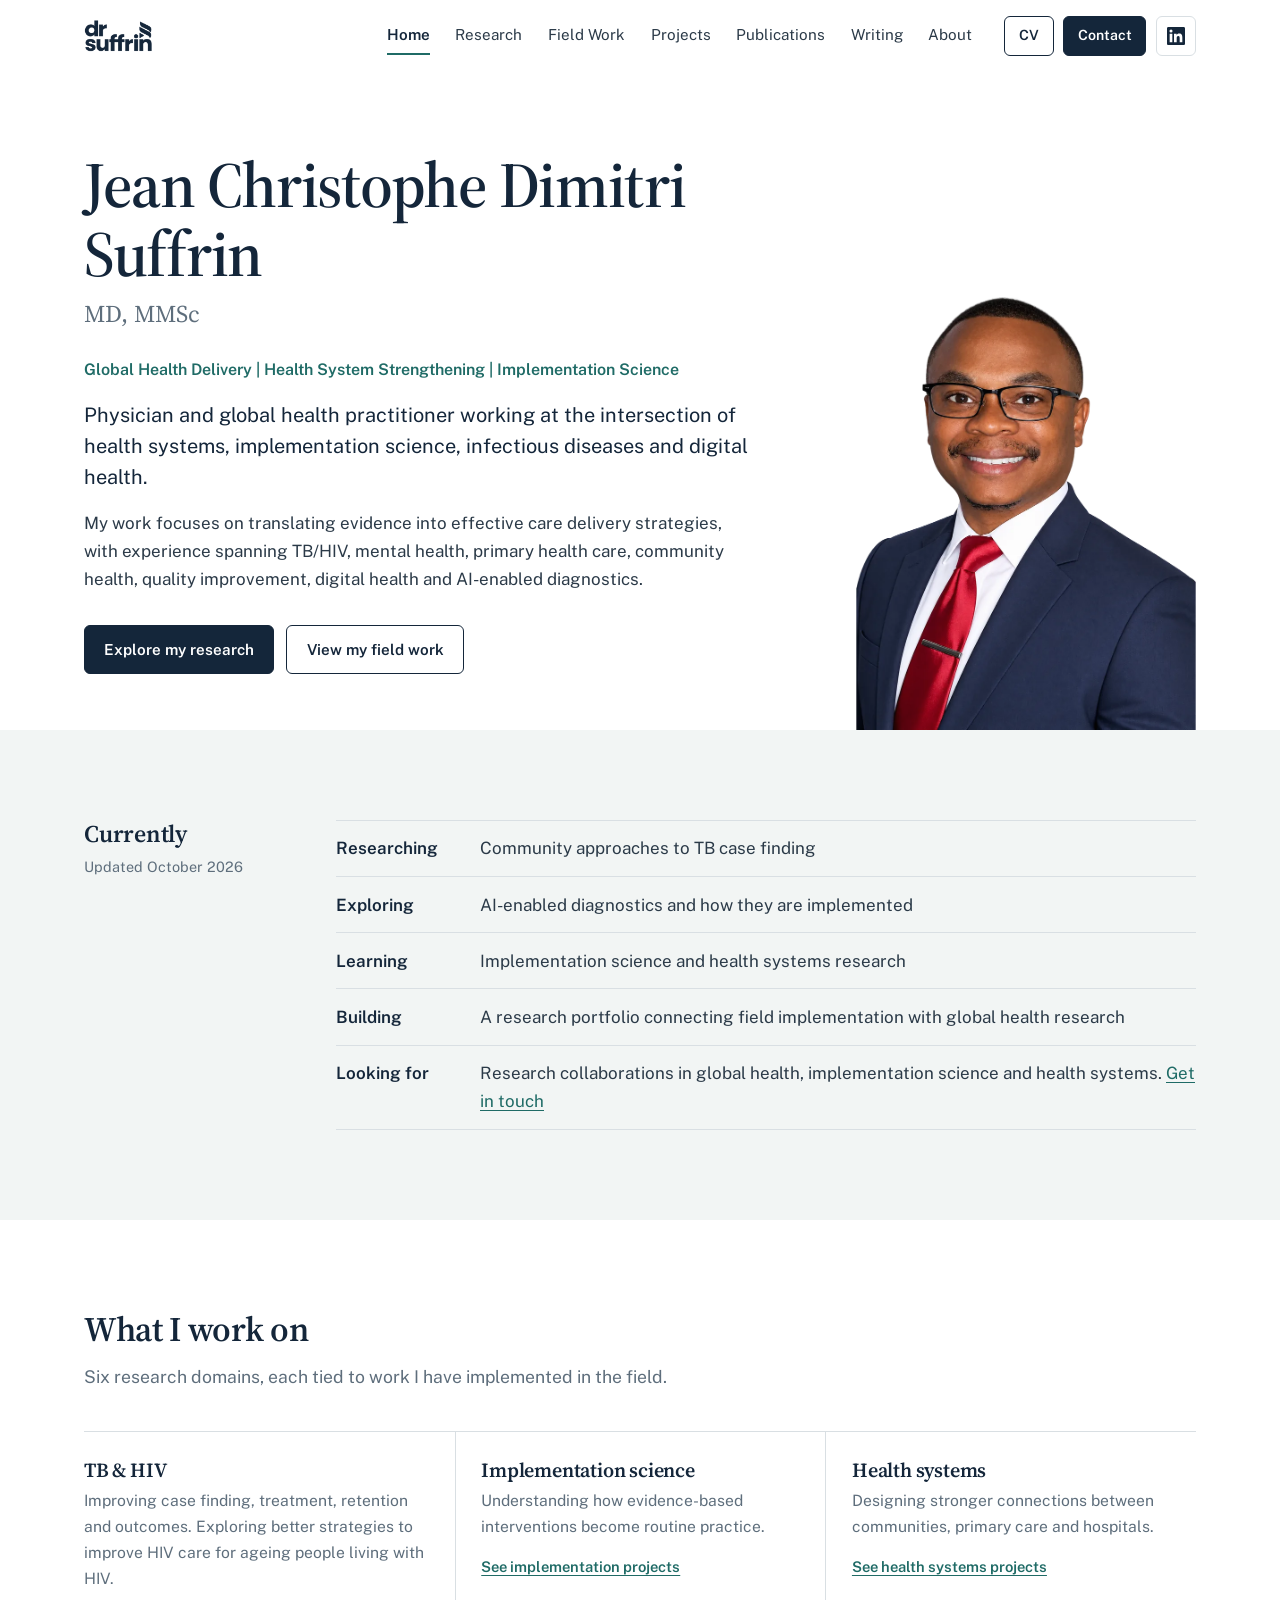
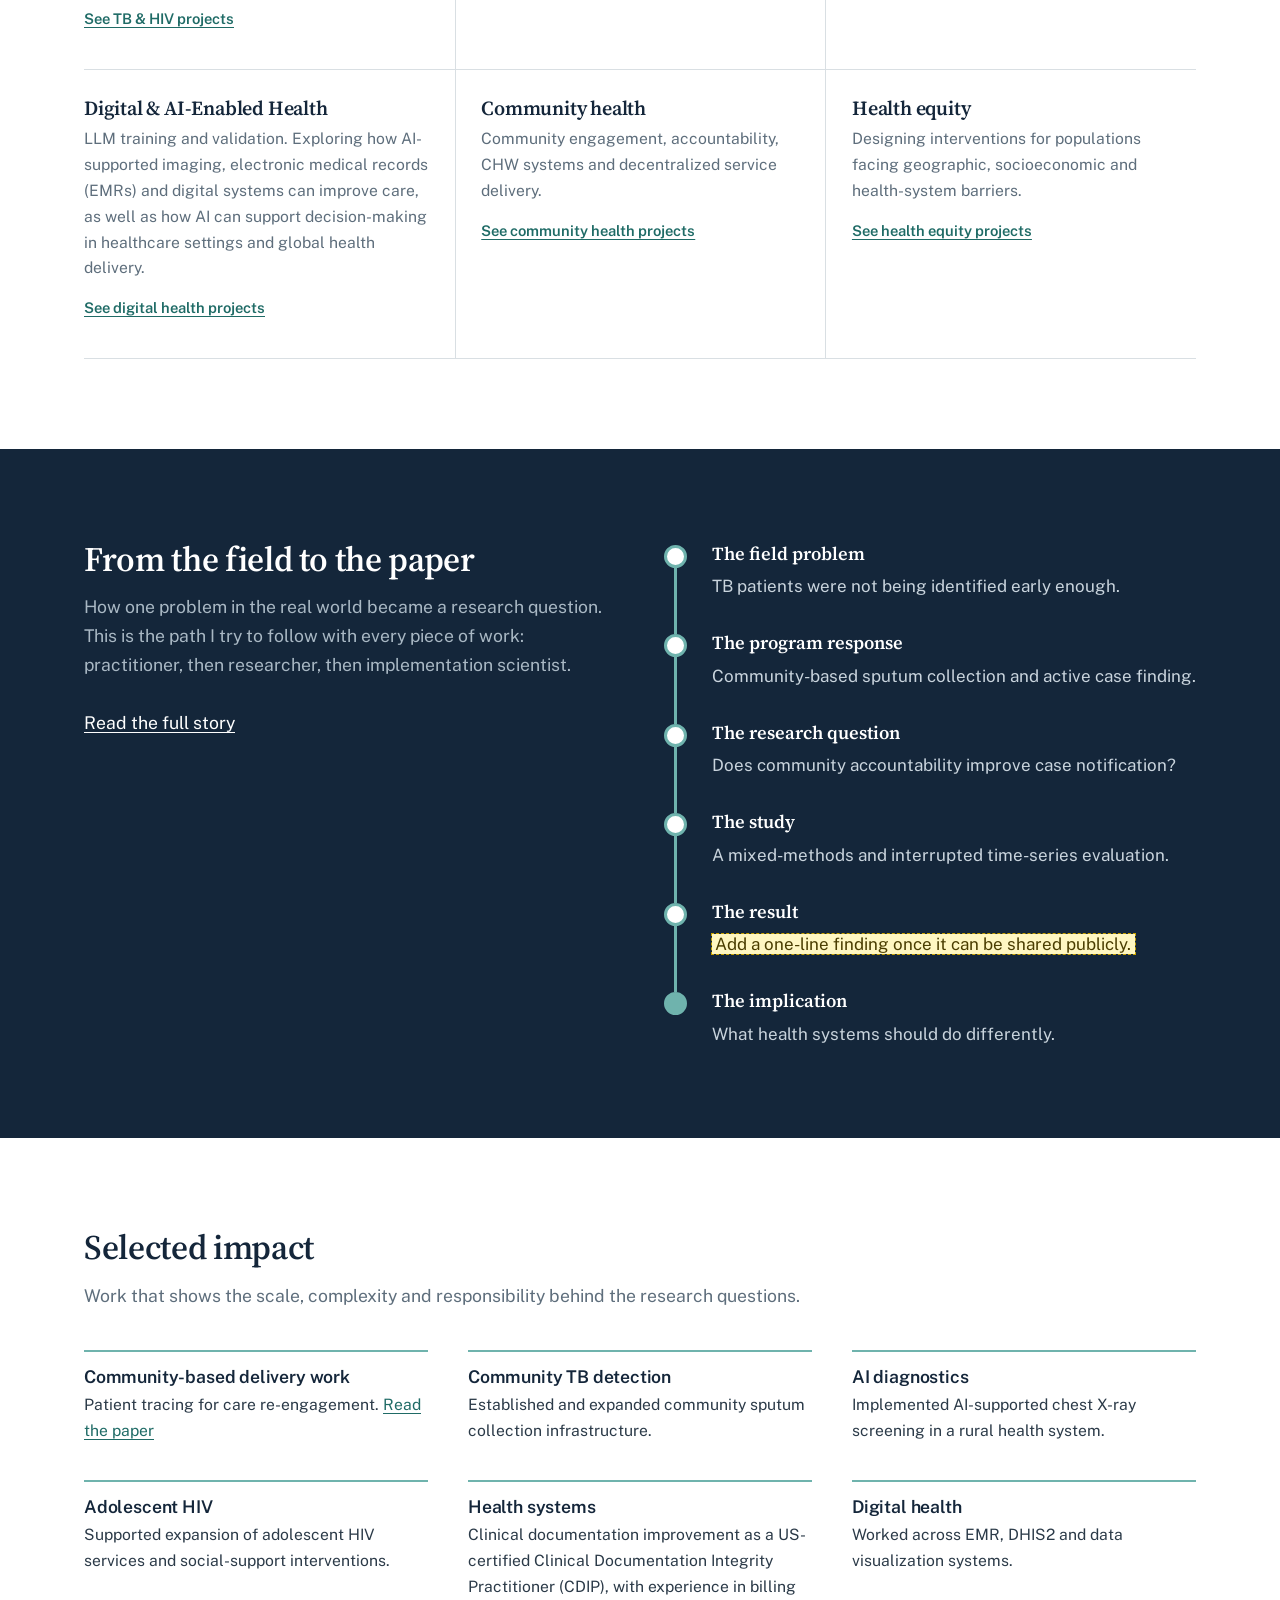
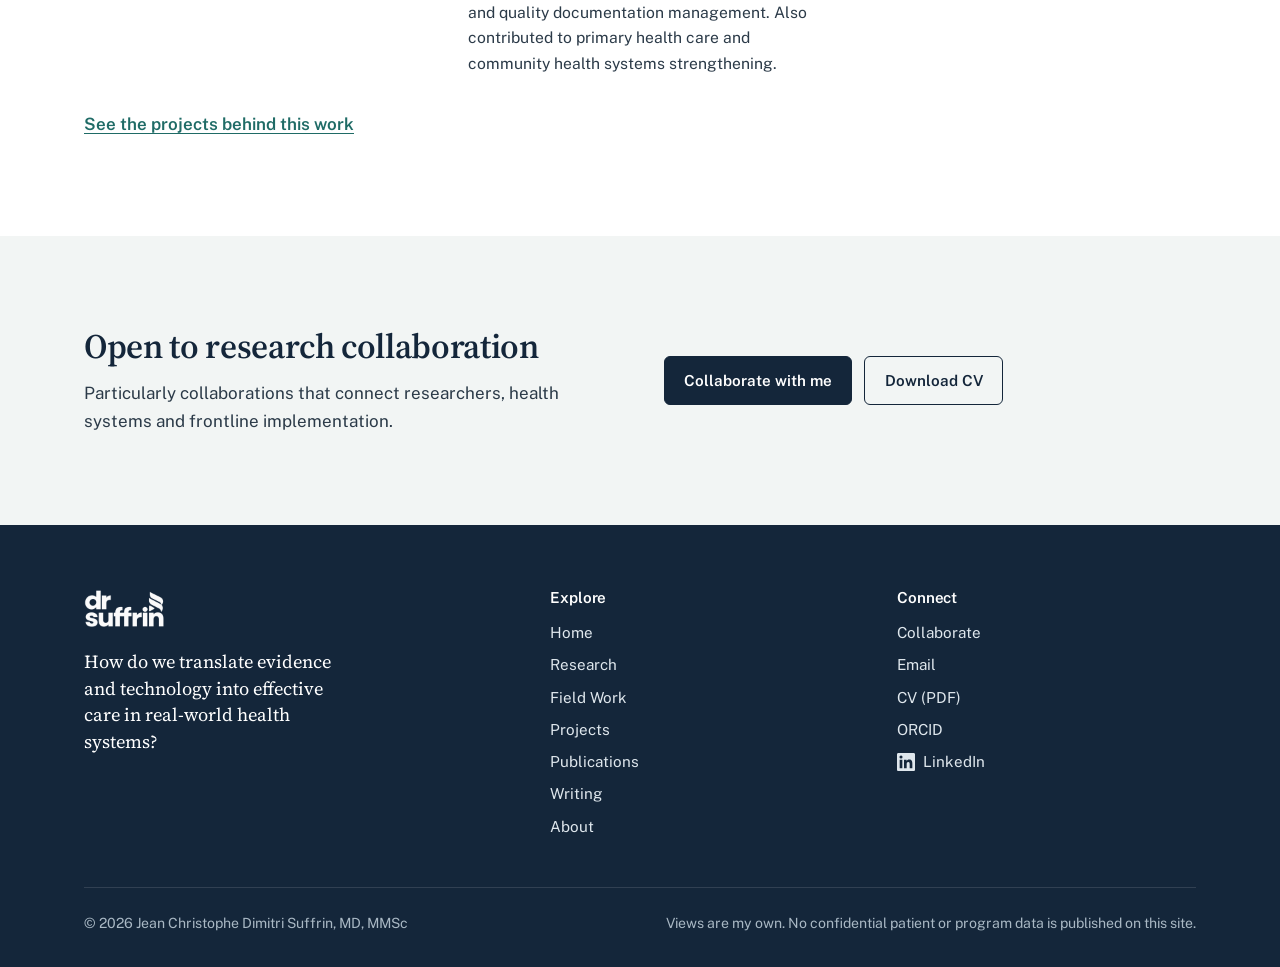
<file: index.html>
<!DOCTYPE html>
<html lang="en">
<head>
  <meta charset="UTF-8">
  <meta name="viewport" content="width=device-width, initial-scale=1">
  <title>Jean Christophe Dimitri Suffrin, MD, MMSc · Global health, health systems, implementation science</title>
  <meta name="description" content="Physician and global health practitioner working at the intersection of health systems, implementation science, infectious diseases and digital health in rural Malawi and Haiti.">
  <meta property="og:title" content="Dr. Jean Christophe Dimitri Suffrin, MD, MMSc">
  <meta property="og:description" content="Translating evidence into effective care in resource-constrained health systems.">
  <meta property="og:image" content="images/portrait.webp">
  <link rel="icon" href="images/favicon.png">
  <link rel="preconnect" href="https://fonts.googleapis.com">
  <link rel="preconnect" href="https://fonts.gstatic.com" crossorigin>
  <link href="https://fonts.googleapis.com/css2?family=Public+Sans:wght@400;600&family=Source+Serif+4:opsz,wght@8..60,300;8..60,400;8..60,600&display=swap" rel="stylesheet">
  <link rel="stylesheet" href="css/style.css">
</head>
<body data-page="home">
<div id="site-header"></div>

<main id="main">

  <!-- Hero -->
  <section class="hero">
    <div class="wrap hero-grid">
      <div>
        <h1>Jean Christophe Dimitri Suffrin</h1>
        <p class="creds">MD, MMSc</p>
        <p class="fields">Global Health Delivery | Health System Strengthening | Implementation Science</p>
        <p class="statement">Physician and global health practitioner working at the intersection of health systems, implementation science, infectious diseases and digital health.</p>
        <p class="focus">My work focuses on translating evidence into effective care delivery strategies, with experience spanning TB/HIV, mental health, primary health care, community health, quality improvement, digital health and AI-enabled diagnostics.</p>
        <div class="btn-row">
          <a class="btn btn-ink" href="research.html">Explore my research</a>
          <a class="btn btn-line" href="fieldwork.html">View my field work</a>
        </div>
      </div>
      <div class="hero-portrait">
        <img src="images/portrait.webp" alt="Portrait of Dr. Jean Christophe Dimitri Suffrin" width="760" height="969">
      </div>
    </div>
  </section>

  <!-- Currently: update every few months -->
  <section class="band band-wash">
    <div class="wrap currently">
      <div>
        <h2>Currently</h2>
        <p class="updated">Updated October 2026</p>
      </div>
      <dl>
        <dt>Researching</dt>  <dd>Community approaches to TB case finding</dd>
        <dt>Exploring</dt>    <dd>AI-enabled diagnostics and how they are implemented</dd>
        <dt>Learning</dt>     <dd>Implementation science and health systems research</dd>
        <dt>Building</dt>     <dd>A research portfolio connecting field implementation with global health research</dd>
        <dt>Looking for</dt>  <dd>Research collaborations in global health, implementation science and health systems. <a href="contact.html">Get in touch</a></dd>
      </dl>
    </div>
  </section>

  <!-- What I work on: research domains, each linked to projects -->
  <section class="band">
    <div class="wrap">
      <div class="band-head">
        <h2>What I work on</h2>
        <p>Six research domains, each tied to work I have implemented in the field.</p>
      </div>
      <div class="domains">
        <div class="domain">
          <h3>TB &amp; HIV</h3>
          <p>Improving case finding, treatment, retention and outcomes. Exploring better strategies to improve HIV care for ageing people living with HIV.</p>
          <a href="projects.html#tb">See TB &amp; HIV projects</a>
        </div>
        <div class="domain">
          <h3>Implementation science</h3>
          <p>Understanding how evidence-based interventions become routine practice.</p>
          <a href="projects.html#implementation">See implementation projects</a>
        </div>
        <div class="domain">
          <h3>Health systems</h3>
          <p>Designing stronger connections between communities, primary care and hospitals.</p>
          <a href="projects.html#systems">See health systems projects</a>
        </div>
        <div class="domain">
          <h3>Digital &amp; AI-Enabled Health</h3>
          <p>LLM training and validation. Exploring how AI-supported imaging, electronic medical records (EMRs) and digital systems can improve care, as well as how AI can support decision-making in healthcare settings and global health delivery.</p>
          <a href="projects.html#digital">See digital health projects</a>
        </div>
        <div class="domain">
          <h3>Community health</h3>
          <p>Community engagement, accountability, CHW systems and decentralized service delivery.</p>
          <a href="projects.html#community">See community health projects</a>
        </div>
        <div class="domain">
          <h3>Health equity</h3>
          <p>Designing interventions for populations facing geographic, socioeconomic and health-system barriers.</p>
          <a href="projects.html#equity">See health equity projects</a>
        </div>
      </div>
    </div>
  </section>

  <!-- From the field to the paper (signature) -->
  <section class="band band-ink">
    <div class="wrap split">
      <div class="band-head">
        <h2>From the field to the paper</h2>
        <p>How one problem in the real world became a research question. This is the path I try to follow with every piece of work: practitioner, then researcher, then implementation scientist.</p>
        <p><a href="research.html#field-to-paper" style="color:#fff">Read the full story</a></p>
      </div>
      <ol class="f2p">
        <li><span class="step">The field problem</span><p>TB patients were not being identified early enough.</p></li>
        <li><span class="step">The program response</span><p>Community-based sputum collection and active case finding.</p></li>
        <li><span class="step">The research question</span><p>Does community accountability improve case notification?</p></li>
        <li><span class="step">The study</span><p>A mixed-methods and interrupted time-series evaluation.</p></li>
        <li><span class="step">The result</span><p><span class="todo">Add a one-line finding once it can be shared publicly.</span></p></li>
        <li><span class="step">The implication</span><p>What health systems should do differently.</p></li>
      </ol>
    </div>
  </section>

  <!-- Selected impact -->
  <section class="band">
    <div class="wrap">
      <div class="band-head">
        <h2>Selected impact</h2>
        <p>Work that shows the scale, complexity and responsibility behind the research questions.</p>
      </div>
      <div class="impact">
        <div><h3>Community-based delivery work</h3><p>Patient tracing for care re-engagement. <a href="https://doi.org/10.1371/journal.pgph.0002437" target="_blank" rel="noopener">Read the paper</a></p></div>
        <div><h3>Community TB detection</h3><p>Established and expanded community sputum collection infrastructure.</p></div>
        <div><h3>AI diagnostics</h3><p>Implemented AI-supported chest X-ray screening in a rural health system.</p></div>
        <div><h3>Adolescent HIV</h3><p>Supported expansion of adolescent HIV services and social-support interventions.</p></div>
        <div><h3>Health systems</h3><p>Clinical documentation improvement as a US-certified Clinical Documentation Integrity Practitioner (CDIP), with experience in billing and quality documentation management. Also contributed to primary health care and community health systems strengthening.</p></div>
        <div><h3>Digital health</h3><p>Worked across EMR, DHIS2 and data visualization systems.</p></div>
      </div>
      <a class="more-link" href="projects.html">See the projects behind this work</a>
    </div>
  </section>

  <!-- Collaborate strip -->
  <section class="band band-wash">
    <div class="wrap split">
      <div>
        <h2>Open to research collaboration</h2>
        <p style="margin-top:.75rem">Particularly collaborations that connect researchers, health systems and frontline implementation.</p>
      </div>
      <div class="btn-row" style="align-self:center">
        <a class="btn btn-ink" href="contact.html">Collaborate with me</a>
        <a class="btn btn-line" data-link="cv" href="#">Download CV</a>
      </div>
    </div>
  </section>

</main>

<div id="site-footer"></div>
<script src="js/site.js"></script>
</body>
</html>
</file>
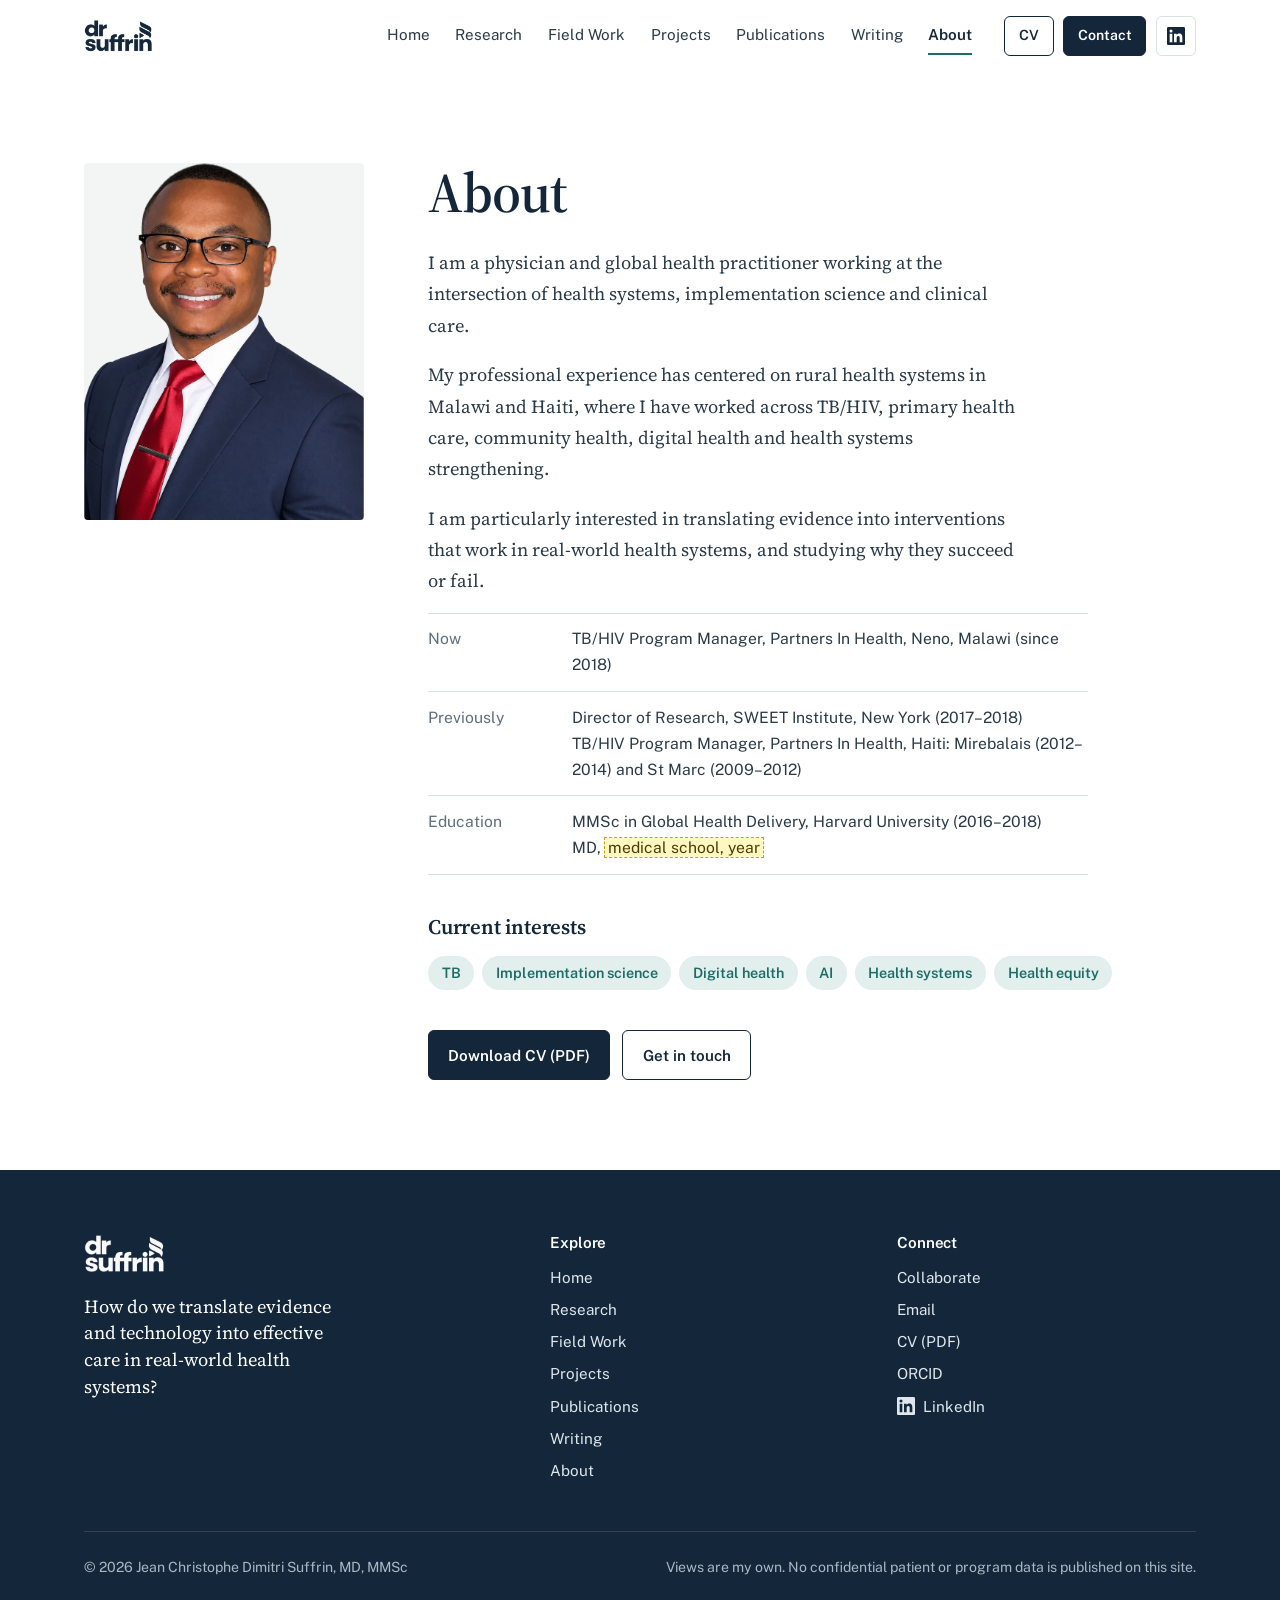
<file: about.html>
<!DOCTYPE html>
<html lang="en">
<head>
  <meta charset="UTF-8">
  <meta name="viewport" content="width=device-width, initial-scale=1">
  <title>About · Dr. Jean Christophe Dimitri Suffrin</title>
  <meta name="description" content="Physician and global health practitioner working at the intersection of health systems, implementation science and clinical care in rural Malawi and Haiti.">
  <link rel="icon" href="images/favicon.png">
  <link rel="preconnect" href="https://fonts.googleapis.com">
  <link rel="preconnect" href="https://fonts.gstatic.com" crossorigin>
  <link href="https://fonts.googleapis.com/css2?family=Public+Sans:wght@400;600&family=Source+Serif+4:opsz,wght@8..60,300;8..60,400;8..60,600&display=swap" rel="stylesheet">
  <link rel="stylesheet" href="css/style.css">
</head>
<body data-page="about">
<div id="site-header"></div>

<main id="main">
  <section class="band">
    <div class="wrap about-grid">
      <img src="images/portrait.webp" alt="Portrait of Dr. Jean Christophe Dimitri Suffrin" width="760" height="969">
      <div>
        <h1>About</h1>
        <div class="prose" style="margin-top:1.5rem">
          <p>I am a physician and global health practitioner working at the intersection of health systems, implementation science and clinical care.</p>
          <p>My professional experience has centered on rural health systems in Malawi and Haiti, where I have worked across TB/HIV, primary health care, community health, digital health and health systems strengthening.</p>
          <p>I am particularly interested in translating evidence into interventions that work in real-world health systems, and studying why they succeed or fail.</p>
        </div>

        <ul class="facts">
          <li><span>Now</span><span>TB/HIV Program Manager, Partners In Health, Neno, Malawi (since 2018)</span></li>
          <li><span>Previously</span><span>Director of Research, SWEET Institute, New York (2017–2018)<br>TB/HIV Program Manager, Partners In Health, Haiti: Mirebalais (2012–2014) and St Marc (2009–2012)</span></li>
          <li><span>Education</span><span>MMSc in Global Health Delivery, Harvard University (2016–2018)<br>MD, <span class="todo">medical school, year</span></span></li>
        </ul>

        <h2 style="margin-top:2.5rem;font-size:1.3rem">Current interests</h2>
        <div class="interest-row">
          <span>TB</span><span>Implementation science</span><span>Digital health</span><span>AI</span><span>Health systems</span><span>Health equity</span>
        </div>

        <div class="btn-row" style="margin-top:2.5rem">
          <a class="btn btn-ink" data-link="cv" href="#">Download CV (PDF)</a>
          <a class="btn btn-line" href="contact.html">Get in touch</a>
        </div>
      </div>
    </div>
  </section>
</main>

<div id="site-footer"></div>
<script src="js/site.js"></script>
</body>
</html>
</file>
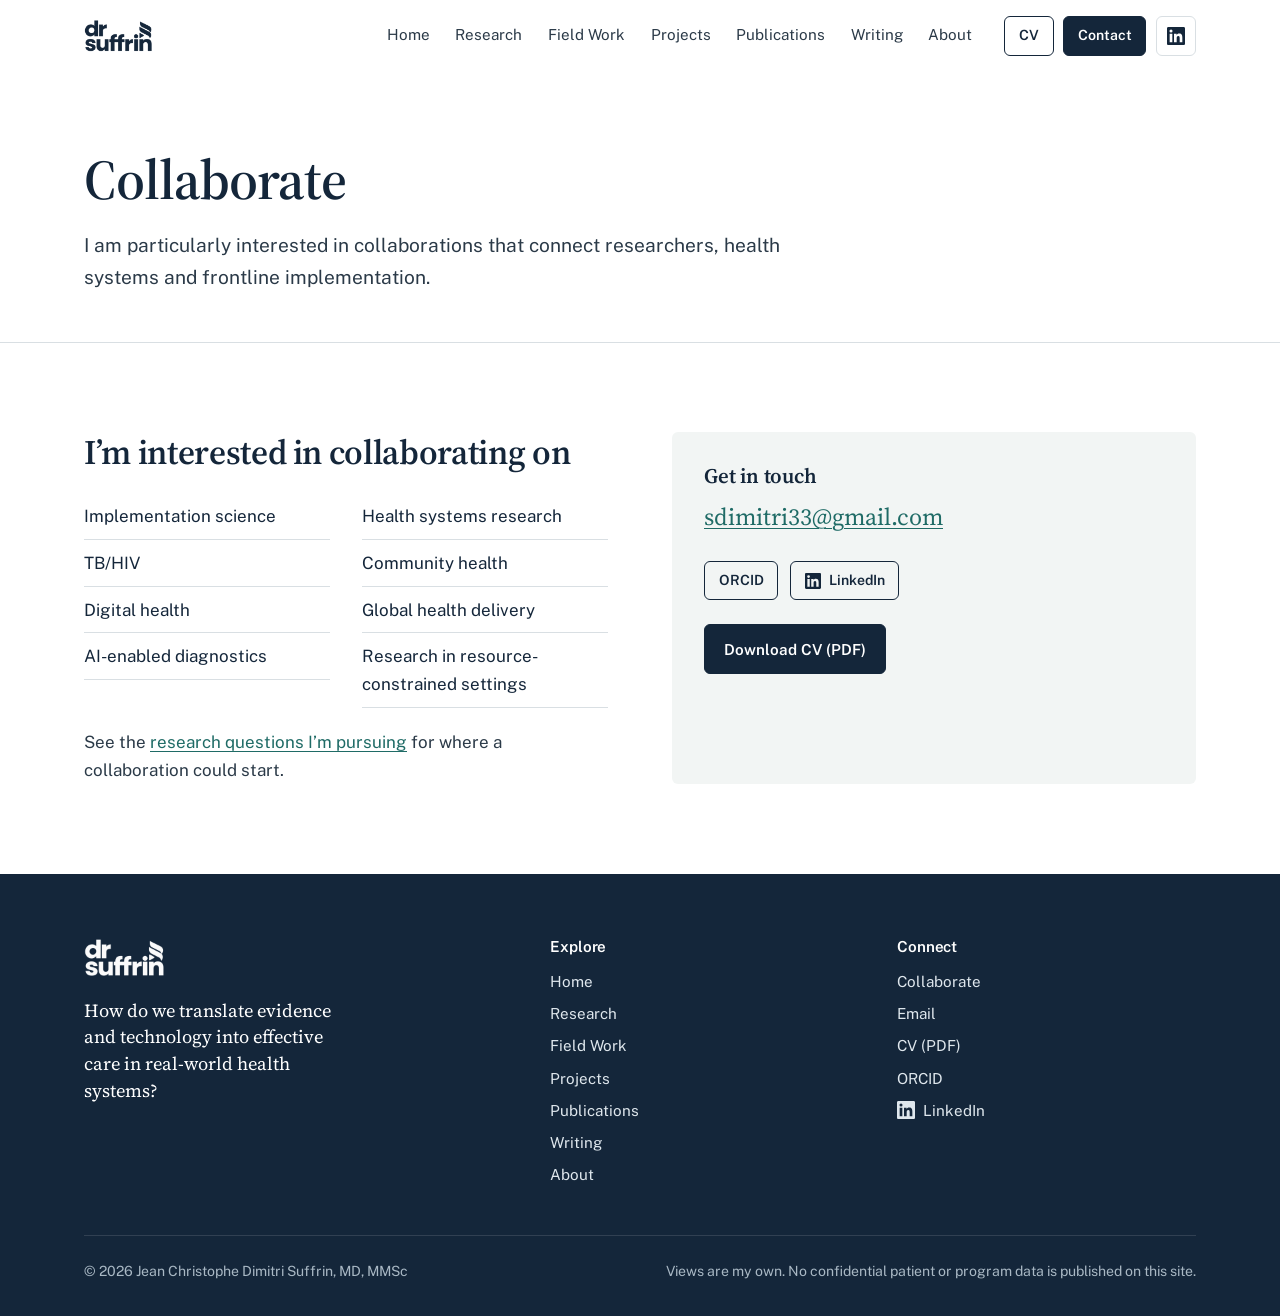
<file: contact.html>
<!DOCTYPE html>
<html lang="en">
<head>
  <meta charset="UTF-8">
  <meta name="viewport" content="width=device-width, initial-scale=1">
  <title>Collaborate · Dr. Jean Christophe Dimitri Suffrin</title>
  <meta name="description" content="Open to research collaborations in implementation science, TB/HIV, digital health, AI-enabled diagnostics and health systems research.">
  <link rel="icon" href="images/favicon.png">
  <link rel="preconnect" href="https://fonts.googleapis.com">
  <link rel="preconnect" href="https://fonts.gstatic.com" crossorigin>
  <link href="https://fonts.googleapis.com/css2?family=Public+Sans:wght@400;600&family=Source+Serif+4:opsz,wght@8..60,300;8..60,400;8..60,600&display=swap" rel="stylesheet">
  <link rel="stylesheet" href="css/style.css">
</head>
<body data-page="contact">
<div id="site-header"></div>

<main id="main">
  <section class="page-intro">
    <div class="wrap">
      <h1>Collaborate</h1>
      <p class="lede">I am particularly interested in collaborations that connect researchers, health systems and frontline implementation.</p>
    </div>
  </section>

  <section class="band">
    <div class="wrap collab-grid">
      <div>
        <h2>I’m interested in collaborating on</h2>
        <ul class="collab-list">
          <li>Implementation science</li>
          <li>TB/HIV</li>
          <li>Digital health</li>
          <li>AI-enabled diagnostics</li>
          <li>Health systems research</li>
          <li>Community health</li>
          <li>Global health delivery</li>
          <li>Research in resource-constrained settings</li>
        </ul>
        <p>See the <a href="research.html#questions">research questions I’m pursuing</a> for where a collaboration could start.</p>
      </div>

      <div class="contact-card">
        <h2 style="font-size:1.3rem">Get in touch</h2>
        <a class="email" data-link="email" data-show-value href="#">Email</a>
        <div class="profiles">
          <a class="btn btn-line btn-sm" data-link="orcid" href="#">ORCID</a>
          <a class="btn btn-line btn-sm" data-link="scholar" href="#">Google Scholar</a>
          <a class="btn btn-line btn-sm" data-link="pubmed" href="#">PubMed</a>
          <a class="btn btn-line btn-sm" data-link="linkedin" data-keep href="#"><svg class="icon" viewBox="0 0 24 24" width="16" height="16" aria-hidden="true" focusable="false"><path fill="currentColor" d="M20.45 20.45h-3.55v-5.57c0-1.33-.03-3.04-1.85-3.04-1.86 0-2.14 1.45-2.14 2.94v5.67H9.35V9h3.41v1.56h.05c.48-.9 1.64-1.85 3.37-1.85 3.6 0 4.27 2.37 4.27 5.46v6.28zM5.34 7.43a2.06 2.06 0 1 1 0-4.12 2.06 2.06 0 0 1 0 4.12zM7.12 20.45H3.56V9h3.56v11.45zM22.22 0H1.77C.79 0 0 .77 0 1.73v20.54C0 23.23.79 24 1.77 24h20.45c.98 0 1.78-.77 1.78-1.73V1.73C24 .77 23.2 0 22.22 0z"/></svg>LinkedIn</a>
          <a class="btn btn-line btn-sm" data-link="harvard" href="#">Harvard profile</a>
        </div>
        <div class="btn-row" style="margin-top:1.5rem">
          <a class="btn btn-ink" data-link="cv" href="#">Download CV (PDF)</a>
        </div>
      </div>
    </div>
  </section>
</main>

<div id="site-footer"></div>
<script src="js/site.js"></script>
</body>
</html>
</file>
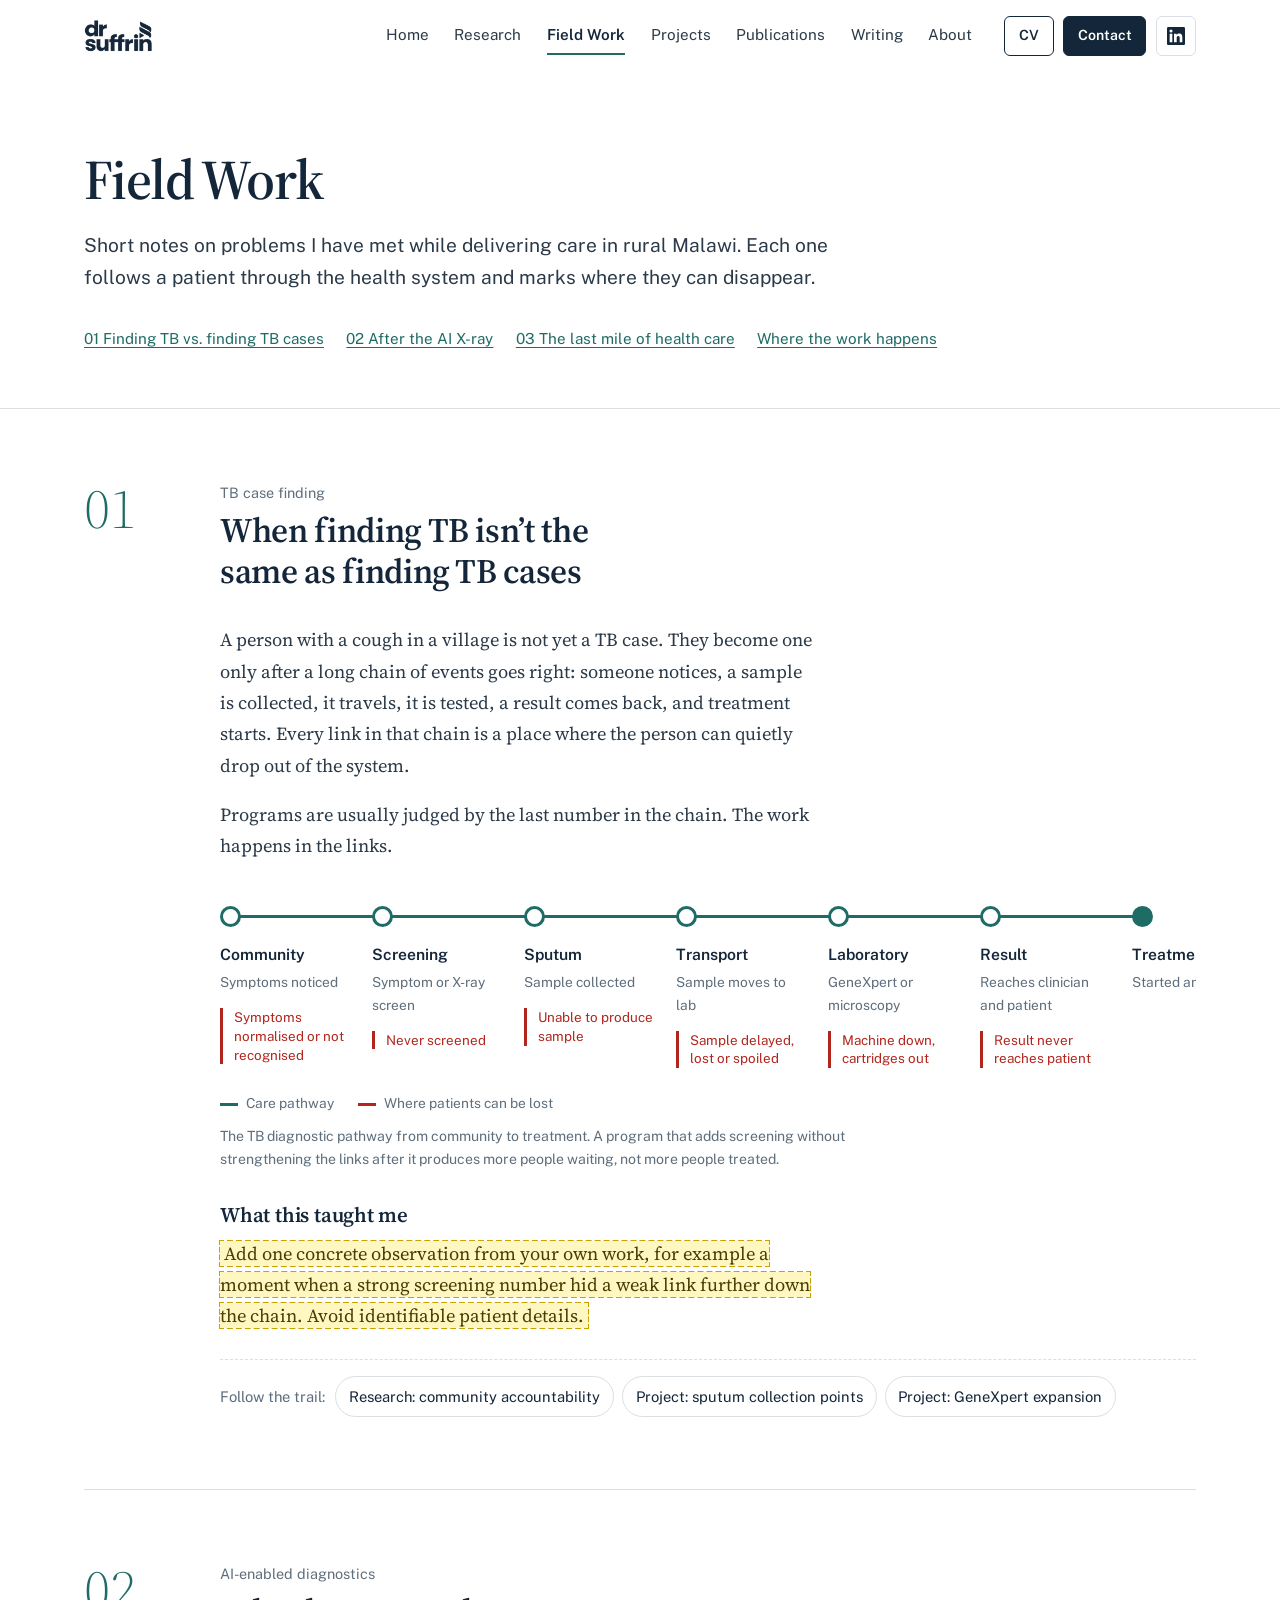
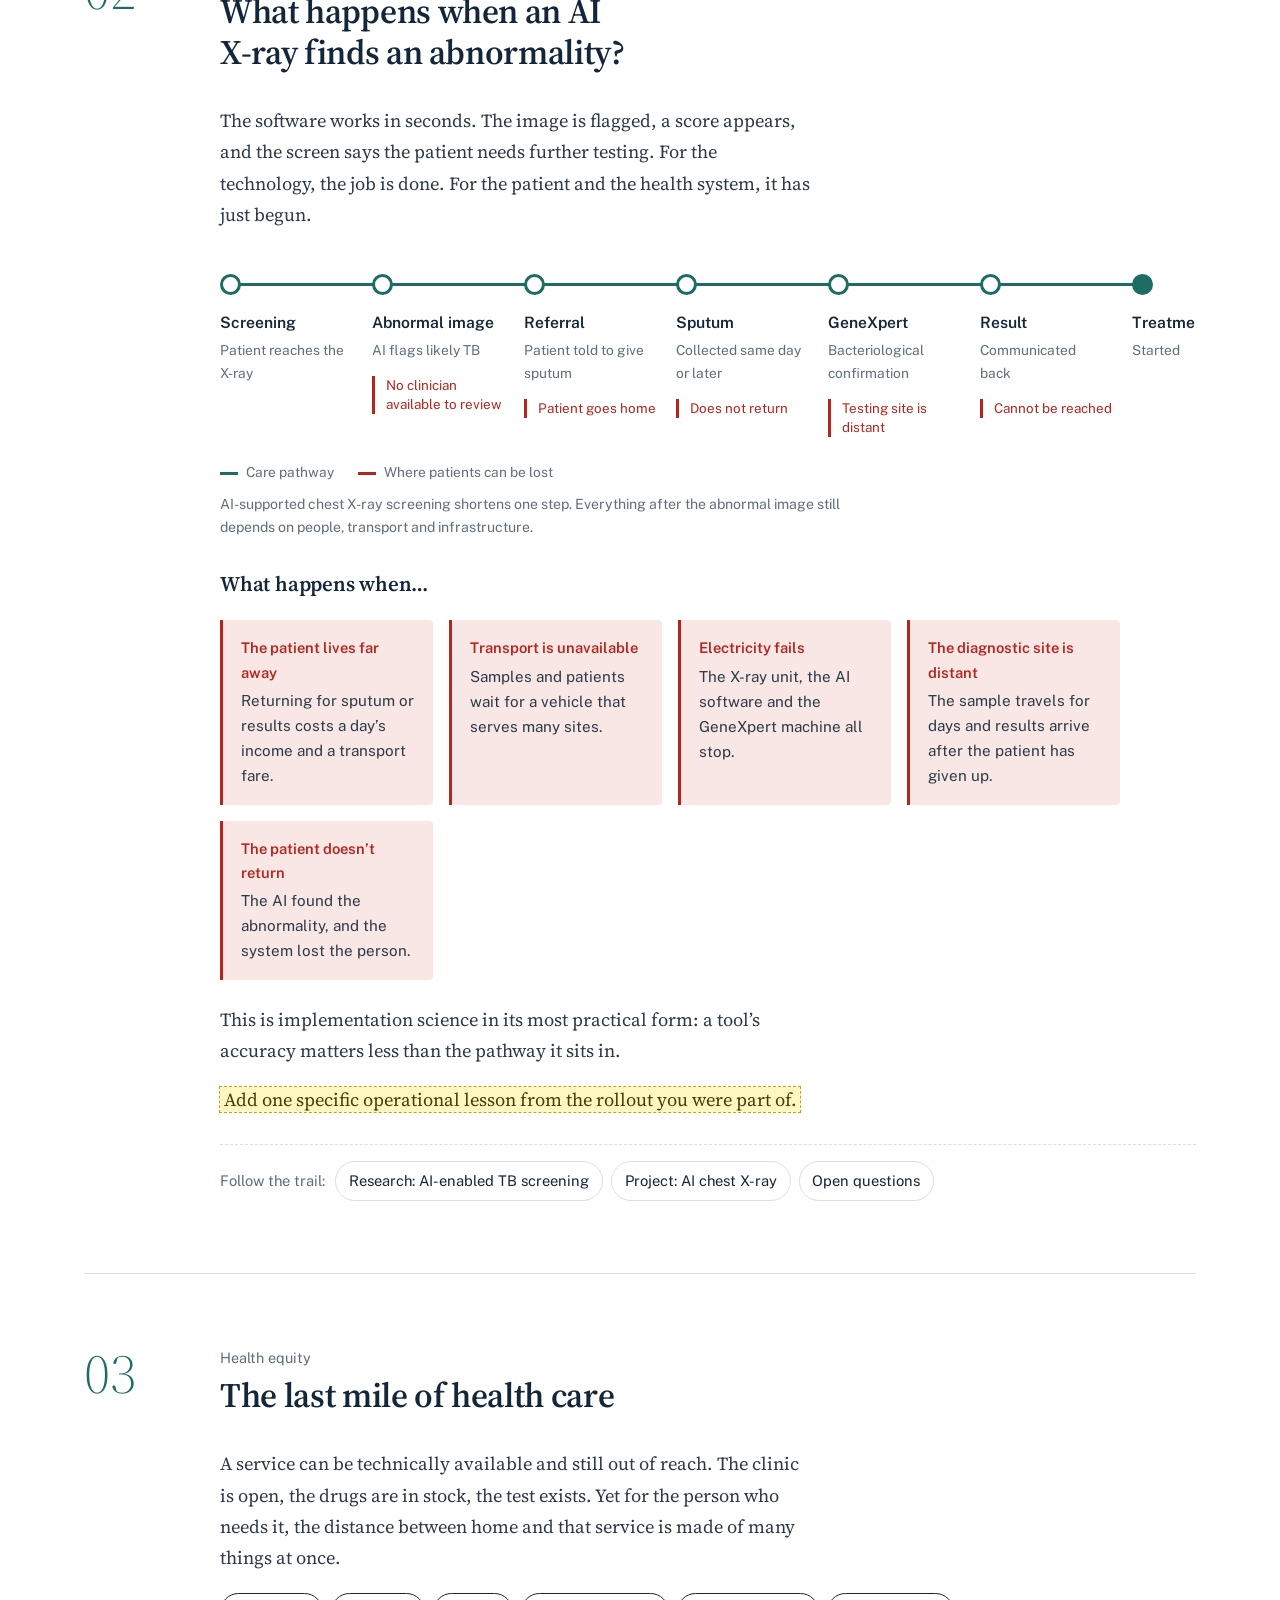
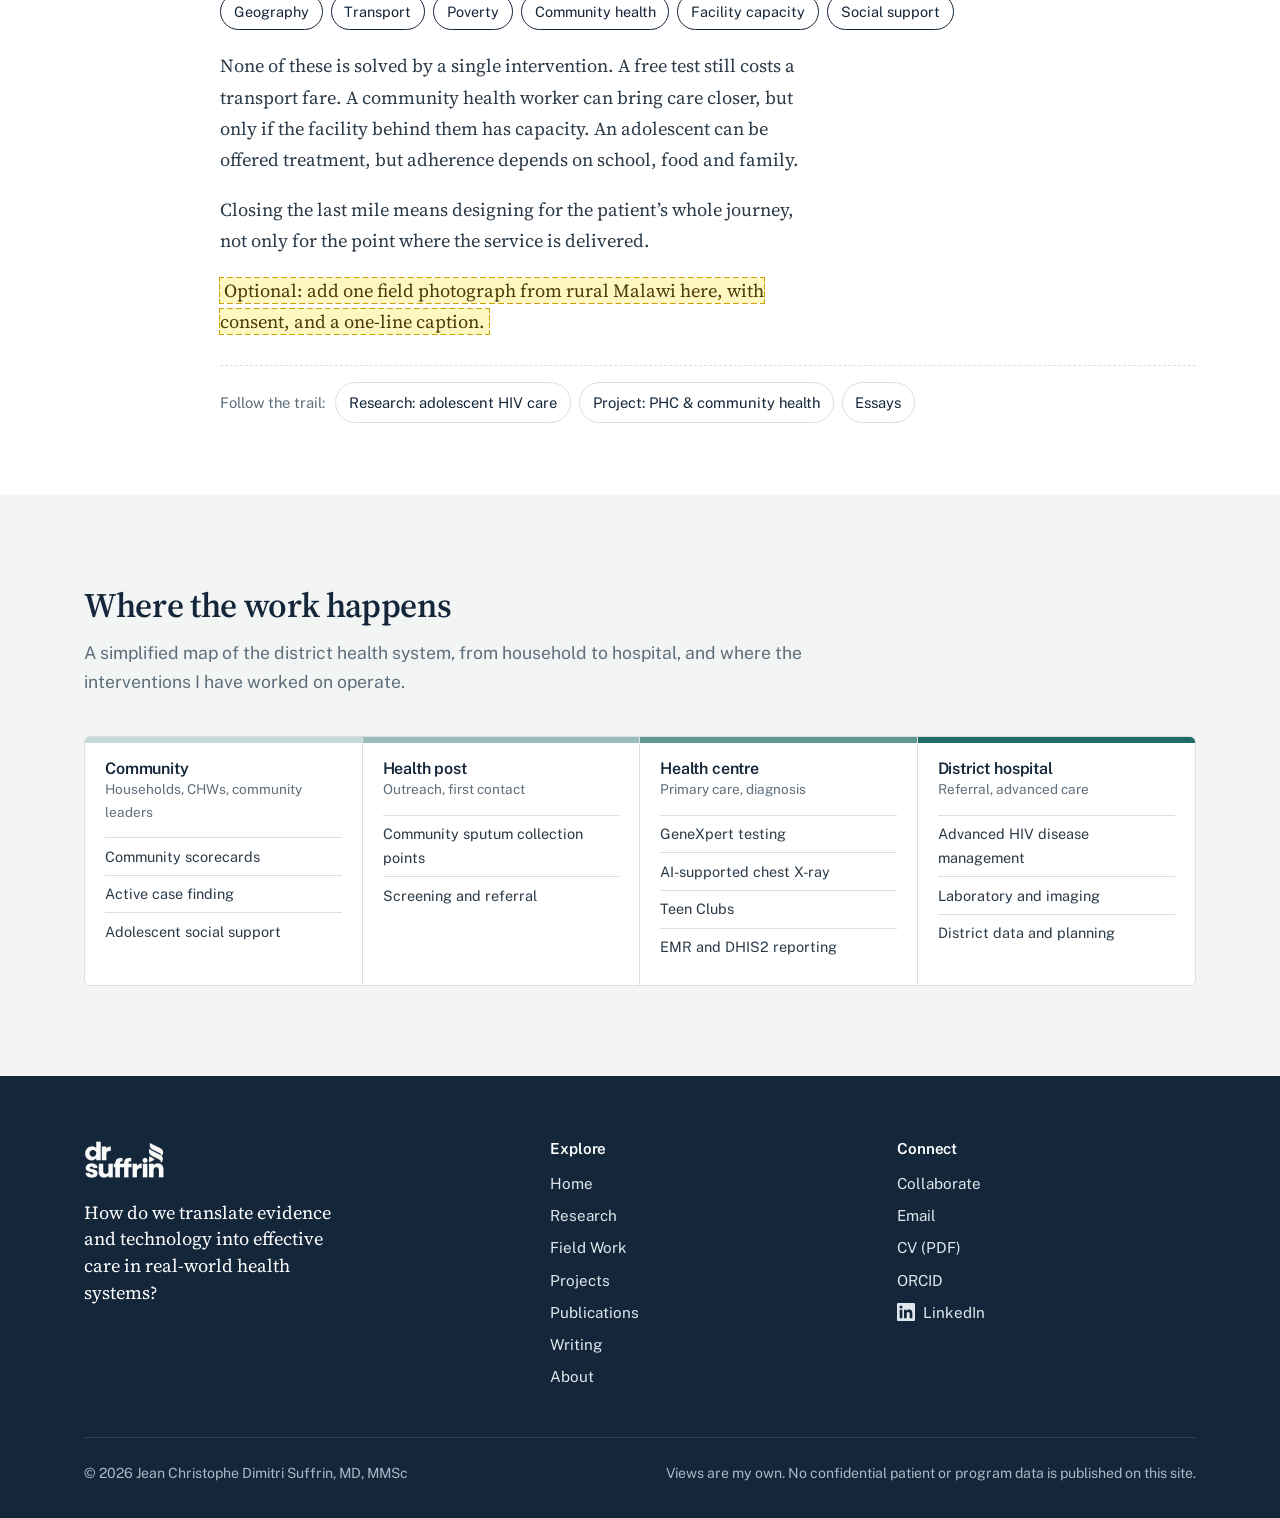
<file: fieldwork.html>
<!DOCTYPE html>
<html lang="en">
<head>
  <meta charset="UTF-8">
  <meta name="viewport" content="width=device-width, initial-scale=1">
  <title>Field Work · Dr. Jean Christophe Dimitri Suffrin</title>
  <meta name="description" content="Field notes from rural Malawi: where TB patients are lost between screening and treatment, what happens after an AI X-ray finds an abnormality, and the last mile of health care.">
  <link rel="icon" href="images/favicon.png">
  <link rel="preconnect" href="https://fonts.googleapis.com">
  <link rel="preconnect" href="https://fonts.gstatic.com" crossorigin>
  <link href="https://fonts.googleapis.com/css2?family=Public+Sans:wght@400;600&family=Source+Serif+4:opsz,wght@8..60,300;8..60,400;8..60,600&display=swap" rel="stylesheet">
  <link rel="stylesheet" href="css/style.css">
</head>
<body data-page="fieldwork">
<div id="site-header"></div>

<main id="main">

  <section class="page-intro">
    <div class="wrap">
      <h1>Field Work</h1>
      <p class="lede">Short notes on problems I have met while delivering care in rural Malawi. Each one follows a patient through the health system and marks where they can disappear.</p>
      <nav class="in-page-nav" aria-label="Field notes">
        <a href="#note-01">01 Finding TB vs. finding TB cases</a>
        <a href="#note-02">02 After the AI X-ray</a>
        <a href="#note-03">03 The last mile of health care</a>
        <a href="#system-map">Where the work happens</a>
      </nav>
    </div>
  </section>

  <div class="wrap">

    <!-- Field note 01 -->
    <article class="fieldnote" id="note-01">
      <header class="fn-head">
        <span class="fn-num" aria-hidden="true">01</span>
        <div>
          <p class="kicker">TB case finding</p>
          <h2>When finding TB isn’t the same as finding TB cases</h2>
        </div>
      </header>
      <div class="fn-body">
        <div class="prose">
          <p>A person with a cough in a village is not yet a TB case. They become one only after a long chain of events goes right: someone notices, a sample is collected, it travels, it is tested, a result comes back, and treatment starts. Every link in that chain is a place where the person can quietly drop out of the system.</p>
          <p>Programs are usually judged by the last number in the chain. The work happens in the links.</p>
        </div>

        <figure class="figure">
          <div class="pathway">
            <ol>
              <li><span class="stage">Community</span><span class="note">Symptoms noticed</span><span class="loss">Symptoms normalised or not recognised</span></li>
              <li><span class="stage">Screening</span><span class="note">Symptom or X-ray screen</span><span class="loss">Never screened</span></li>
              <li><span class="stage">Sputum</span><span class="note">Sample collected</span><span class="loss">Unable to produce sample</span></li>
              <li><span class="stage">Transport</span><span class="note">Sample moves to lab</span><span class="loss">Sample delayed, lost or spoiled</span></li>
              <li><span class="stage">Laboratory</span><span class="note">GeneXpert or microscopy</span><span class="loss">Machine down, cartridges out</span></li>
              <li><span class="stage">Result</span><span class="note">Reaches clinician and patient</span><span class="loss">Result never reaches patient</span></li>
              <li><span class="stage">Treatment</span><span class="note">Started and notified</span></li>
            </ol>
          </div>
          <div class="pathway-legend"><span class="k-care">Care pathway</span><span class="k-loss">Where patients can be lost</span></div>
          <figcaption>The TB diagnostic pathway from community to treatment. A program that adds screening without strengthening the links after it produces more people waiting, not more people treated.</figcaption>
        </figure>

        <div class="prose">
          <h3>What this taught me</h3>
          <p><span class="todo">Add one concrete observation from your own work, for example a moment when a strong screening number hid a weak link further down the chain. Avoid identifiable patient details.</span></p>
        </div>
        <div class="trail"><span class="trail-label">Follow the trail:</span>
          <ul>
            <li><a href="research.html#community-scorecards">Research: community accountability</a></li>
            <li><a href="projects.html#p-cscp">Project: sputum collection points</a></li>
            <li><a href="projects.html#p-genexpert">Project: GeneXpert expansion</a></li>
          </ul>
        </div>
      </div>
    </article>

    <!-- Field note 02 -->
    <article class="fieldnote" id="note-02">
      <header class="fn-head">
        <span class="fn-num" aria-hidden="true">02</span>
        <div>
          <p class="kicker">AI-enabled diagnostics</p>
          <h2>What happens when an AI X-ray finds an abnormality?</h2>
        </div>
      </header>
      <div class="fn-body">
        <div class="prose">
          <p>The software works in seconds. The image is flagged, a score appears, and the screen says the patient needs further testing. For the technology, the job is done. For the patient and the health system, it has just begun.</p>
        </div>

        <figure class="figure">
          <div class="pathway">
            <ol>
              <li><span class="stage">Screening</span><span class="note">Patient reaches the X-ray</span></li>
              <li><span class="stage">Abnormal image</span><span class="note">AI flags likely TB</span><span class="loss">No clinician available to review</span></li>
              <li><span class="stage">Referral</span><span class="note">Patient told to give sputum</span><span class="loss">Patient goes home</span></li>
              <li><span class="stage">Sputum</span><span class="note">Collected same day or later</span><span class="loss">Does not return</span></li>
              <li><span class="stage">GeneXpert</span><span class="note">Bacteriological confirmation</span><span class="loss">Testing site is distant</span></li>
              <li><span class="stage">Result</span><span class="note">Communicated back</span><span class="loss">Cannot be reached</span></li>
              <li><span class="stage">Treatment</span><span class="note">Started</span></li>
            </ol>
          </div>
          <div class="pathway-legend"><span class="k-care">Care pathway</span><span class="k-loss">Where patients can be lost</span></div>
          <figcaption>AI-supported chest X-ray screening shortens one step. Everything after the abnormal image still depends on people, transport and infrastructure.</figcaption>
        </figure>

        <div class="prose"><h3>What happens when…</h3></div>
        <div class="whatif">
          <div><strong>The patient lives far away</strong>Returning for sputum or results costs a day’s income and a transport fare.</div>
          <div><strong>Transport is unavailable</strong>Samples and patients wait for a vehicle that serves many sites.</div>
          <div><strong>Electricity fails</strong>The X-ray unit, the AI software and the GeneXpert machine all stop.</div>
          <div><strong>The diagnostic site is distant</strong>The sample travels for days and results arrive after the patient has given up.</div>
          <div><strong>The patient doesn’t return</strong>The AI found the abnormality, and the system lost the person.</div>
        </div>

        <div class="prose">
          <p>This is implementation science in its most practical form: a tool’s accuracy matters less than the pathway it sits in.</p>
          <p><span class="todo">Add one specific operational lesson from the rollout you were part of.</span></p>
        </div>
        <div class="trail"><span class="trail-label">Follow the trail:</span>
          <ul>
            <li><a href="research.html#ai-tb-screening">Research: AI-enabled TB screening</a></li>
            <li><a href="projects.html#p-ai-cxr">Project: AI chest X-ray</a></li>
            <li><a href="research.html#q-digital">Open questions</a></li>
          </ul>
        </div>
      </div>
    </article>

    <!-- Field note 03 -->
    <article class="fieldnote" id="note-03">
      <header class="fn-head">
        <span class="fn-num" aria-hidden="true">03</span>
        <div>
          <p class="kicker">Health equity</p>
          <h2>The last mile of health care</h2>
        </div>
      </header>
      <div class="fn-body">
        <div class="prose">
          <p>A service can be technically available and still out of reach. The clinic is open, the drugs are in stock, the test exists. Yet for the person who needs it, the distance between home and that service is made of many things at once.</p>
        </div>
        <div class="barriers" aria-label="Barriers that make up the last mile">
          <span>Geography</span><span>Transport</span><span>Poverty</span><span>Community health</span><span>Facility capacity</span><span>Social support</span>
        </div>
        <div class="prose">
          <p>None of these is solved by a single intervention. A free test still costs a transport fare. A community health worker can bring care closer, but only if the facility behind them has capacity. An adolescent can be offered treatment, but adherence depends on school, food and family.</p>
          <p>Closing the last mile means designing for the patient’s whole journey, not only for the point where the service is delivered.</p>
          <p><span class="todo">Optional: add one field photograph from rural Malawi here, with consent, and a one-line caption.</span></p>
        </div>
        <div class="trail"><span class="trail-label">Follow the trail:</span>
          <ul>
            <li><a href="research.html#adolescent-hiv">Research: adolescent HIV care</a></li>
            <li><a href="projects.html#p-phc">Project: PHC &amp; community health</a></li>
            <li><a href="writing.html">Essays</a></li>
          </ul>
        </div>
      </div>
    </article>
  </div>

  <!-- Health system map -->
  <section class="band band-wash" id="system-map">
    <div class="wrap">
      <div class="band-head">
        <h2>Where the work happens</h2>
        <p>A simplified map of the district health system, from household to hospital, and where the interventions I have worked on operate.</p>
      </div>
      <div class="tiers">
        <div class="tier"><div class="tier-bar"></div><h4>Community</h4><p class="who">Households, CHWs, community leaders</p>
          <ul><li>Community scorecards</li><li>Active case finding</li><li>Adolescent social support</li></ul></div>
        <div class="tier"><div class="tier-bar"></div><h4>Health post</h4><p class="who">Outreach, first contact</p>
          <ul><li>Community sputum collection points</li><li>Screening and referral</li></ul></div>
        <div class="tier"><div class="tier-bar"></div><h4>Health centre</h4><p class="who">Primary care, diagnosis</p>
          <ul><li>GeneXpert testing</li><li>AI-supported chest X-ray</li><li>Teen Clubs</li><li>EMR and DHIS2 reporting</li></ul></div>
        <div class="tier"><div class="tier-bar"></div><h4>District hospital</h4><p class="who">Referral, advanced care</p>
          <ul><li>Advanced HIV disease management</li><li>Laboratory and imaging</li><li>District data and planning</li></ul></div>
      </div>
    </div>
  </section>

</main>

<div id="site-footer"></div>
<script src="js/site.js"></script>
</body>
</html>
</file>
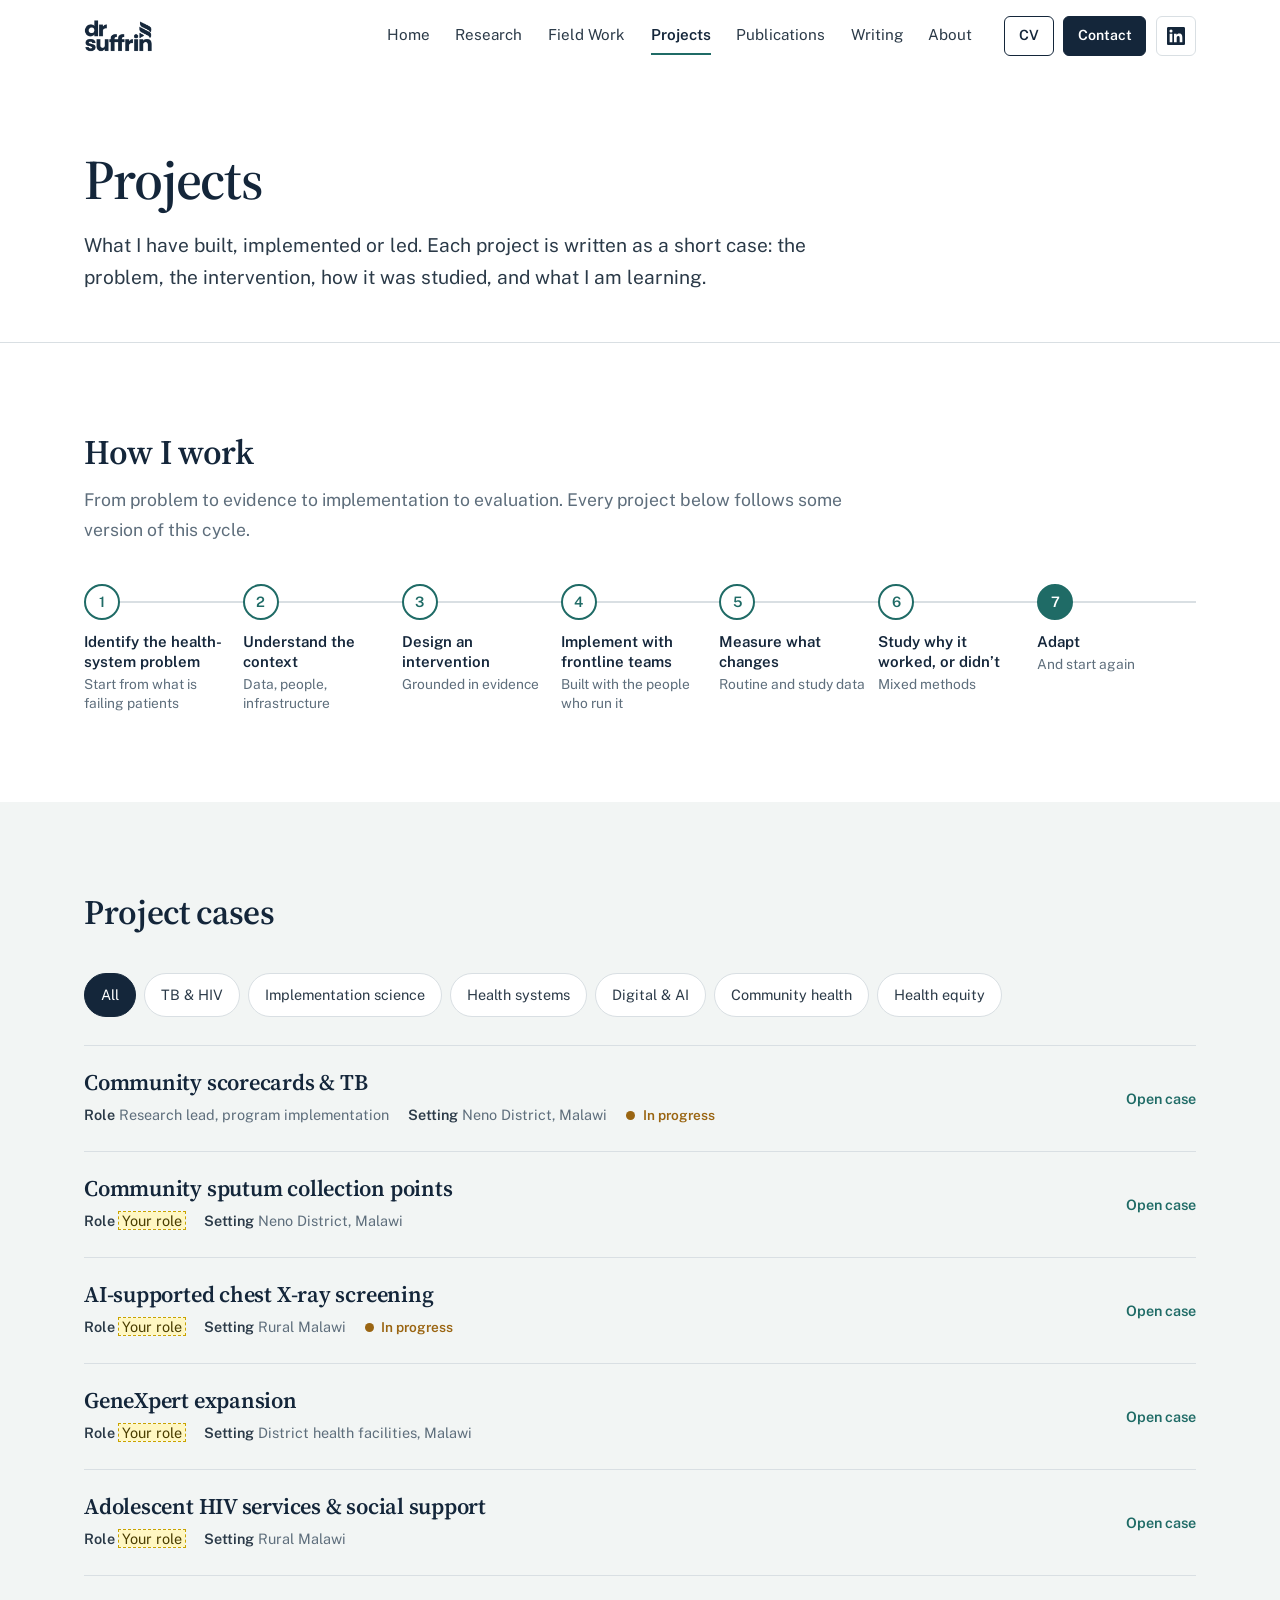
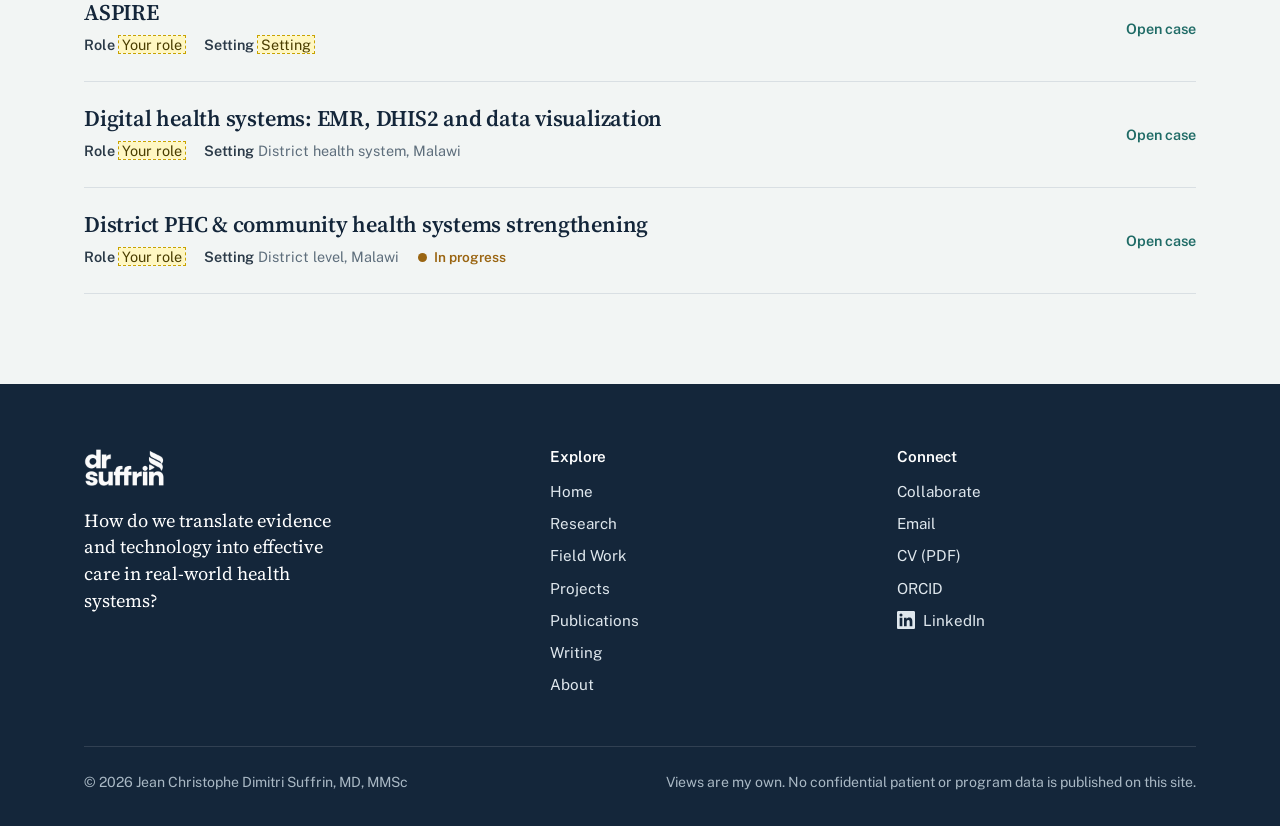
<file: projects.html>
<!DOCTYPE html>
<html lang="en">
<head>
  <meta charset="UTF-8">
  <meta name="viewport" content="width=device-width, initial-scale=1">
  <title>Projects · Dr. Jean Christophe Dimitri Suffrin</title>
  <meta name="description" content="Projects implemented and led in rural Malawi: community scorecards for TB, sputum collection points, AI chest X-ray, GeneXpert expansion, adolescent HIV and digital health.">
  <link rel="icon" href="images/favicon.png">
  <link rel="preconnect" href="https://fonts.googleapis.com">
  <link rel="preconnect" href="https://fonts.gstatic.com" crossorigin>
  <link href="https://fonts.googleapis.com/css2?family=Public+Sans:wght@400;600&family=Source+Serif+4:opsz,wght@8..60,300;8..60,400;8..60,600&display=swap" rel="stylesheet">
  <link rel="stylesheet" href="css/style.css">
</head>
<body data-page="projects">
<div id="site-header"></div>

<main id="main">

  <section class="page-intro">
    <div class="wrap">
      <h1>Projects</h1>
      <p class="lede">What I have built, implemented or led. Each project is written as a short case: the problem, the intervention, how it was studied, and what I am learning.</p>
    </div>
  </section>

  <!-- How I work -->
  <section class="band" id="how-i-work">
    <div class="wrap">
      <div class="band-head">
        <h2>How I work</h2>
        <p>From problem to evidence to implementation to evaluation. Every project below follows some version of this cycle.</p>
      </div>
      <ol class="method">
        <li>Identify the health-system problem<span>Start from what is failing patients</span></li>
        <li>Understand the context<span>Data, people, infrastructure</span></li>
        <li>Design an intervention<span>Grounded in evidence</span></li>
        <li>Implement with frontline teams<span>Built with the people who run it</span></li>
        <li>Measure what changes<span>Routine and study data</span></li>
        <li>Study why it worked, or didn’t<span>Mixed methods</span></li>
        <li>Adapt<span>And start again</span></li>
      </ol>
    </div>
  </section>

  <!-- Project cases -->
  <section class="band band-wash" id="cases">
    <div class="wrap">
      <div class="band-head"><h2>Project cases</h2></div>

      <div class="filters" role="group" aria-label="Filter projects by domain">
        <button type="button" data-filter="all" aria-pressed="true">All</button>
        <button type="button" data-filter="tb">TB &amp; HIV</button>
        <button type="button" data-filter="implementation">Implementation science</button>
        <button type="button" data-filter="systems">Health systems</button>
        <button type="button" data-filter="digital">Digital &amp; AI</button>
        <button type="button" data-filter="community">Community health</button>
        <button type="button" data-filter="equity">Health equity</button>
      </div>

      <div class="projects">

        <details class="project" id="p-scorecards" data-tags="tb community implementation equity">
          <summary>
            <div>
              <h3>Community scorecards &amp; TB</h3>
              <div class="pmeta"><span><b>Role</b> Research lead, program implementation</span><span><b>Setting</b> Neno District, Malawi</span><span class="status">In progress</span></div>
            </div>
            <span class="toggle" aria-hidden="true"></span>
          </summary>
          <div class="project-body">
            <section><h4>The problem</h4><p>TB case detection remained below the desired level.</p></section>
            <section><h4>The intervention</h4><p>Community scorecards designed to strengthen community accountability and the responsiveness of TB services.</p></section>
            <section><h4>Research design</h4><p>Mixed-methods evaluation incorporating quantitative and qualitative approaches.</p></section>
            <section><h4>What I’m learning</h4><ul><li><span class="todo">Short observation 1</span></li><li><span class="todo">Short observation 2</span></li></ul></section>
            <section class="full"><h4>Study timeline</h4>
              <ol class="timeline">
                <li>Problem identified</li>
                <li>Intervention designed</li>
                <li>Baseline</li>
                <li class="now">Implementation</li>
                <li class="later">Follow-up</li>
                <li class="later">Analysis</li>
                <li class="later">Dissemination</li>
              </ol>
            </section>
            <section class="full"><h4>Outputs</h4><p><span class="todo">Research protocol · presentation · manuscript · dataset/dashboard (keep only what exists)</span></p></section>
            <div class="full trail"><span class="trail-label">Follow the trail:</span><ul>
              <li><a href="research.html#community-scorecards">Research</a></li>
              <li><a href="fieldwork.html#note-01">Field note 01</a></li>
              <li><a href="research.html#field-to-paper">From field to paper</a></li>
            </ul></div>
          </div>
        </details>

        <details class="project" id="p-cscp" data-tags="tb community equity">
          <summary>
            <div>
              <h3>Community sputum collection points</h3>
              <div class="pmeta"><span><b>Role</b> <span class="todo">Your role</span></span><span><b>Setting</b> Neno District, Malawi</span></div>
            </div>
            <span class="toggle" aria-hidden="true"></span>
          </summary>
          <div class="project-body">
            <section><h4>The problem</h4><p>People with TB symptoms had to travel to a facility just to give a sample, and many never did.</p></section>
            <section><h4>The intervention</h4><p>Established and expanded community sputum collection infrastructure, bringing the first step of diagnosis closer to where people live.</p></section>
            <section><h4>What I’m learning</h4><p><span class="todo">One or two lessons, e.g. on sample transport or community ownership.</span></p></section>
            <section><h4>Outputs</h4><p><span class="todo">CSCP study outputs</span></p></section>
            <div class="full trail"><span class="trail-label">Follow the trail:</span><ul>
              <li><a href="fieldwork.html#note-01">Field note 01</a></li>
              <li><a href="research.html#community-scorecards">Related research</a></li>
            </ul></div>
          </div>
        </details>

        <details class="project" id="p-ai-cxr" data-tags="tb digital implementation systems">
          <summary>
            <div>
              <h3>AI-supported chest X-ray screening</h3>
              <div class="pmeta"><span><b>Role</b> <span class="todo">Your role</span></span><span><b>Setting</b> Rural Malawi</span><span class="status">In progress</span></div>
            </div>
            <span class="toggle" aria-hidden="true"></span>
          </summary>
          <div class="project-body">
            <section><h4>The problem</h4><p>Symptom screening alone misses many people with TB, and radiologists are scarce in rural districts.</p></section>
            <section><h4>The intervention</h4><p>Implemented AI-supported chest X-ray screening within a rural health system, linked to referral and GeneXpert confirmation.</p></section>
            <section><h4>Implementation focus</h4><p>Screening workflow, referral pathway, diagnostic capacity, power and connectivity, and linkage to confirmatory testing.</p></section>
            <section><h4>What I’m learning</h4><p>The accuracy of the algorithm matters less than the pathway it sits in.</p></section>
            <div class="full trail"><span class="trail-label">Follow the trail:</span><ul>
              <li><a href="research.html#ai-tb-screening">Research</a></li>
              <li><a href="fieldwork.html#note-02">Field note 02</a></li>
              <li><a href="research.html#q-digital">Open questions</a></li>
            </ul></div>
          </div>
        </details>

        <details class="project" id="p-genexpert" data-tags="tb systems">
          <summary>
            <div>
              <h3>GeneXpert expansion</h3>
              <div class="pmeta"><span><b>Role</b> <span class="todo">Your role</span></span><span><b>Setting</b> District health facilities, Malawi</span></div>
            </div>
            <span class="toggle" aria-hidden="true"></span>
          </summary>
          <div class="project-body">
            <section><h4>The problem</h4><p>Molecular TB testing was concentrated in few sites, so samples travelled far and results came back late.</p></section>
            <section><h4>The intervention</h4><p>Expanded GeneXpert availability across additional district sites.</p></section>
            <section><h4>Scale</h4><p><span class="todo">Number of sites, with context (e.g. from X to Y sites).</span></p></section>
            <section><h4>What I’m learning</h4><p><span class="todo">e.g. what keeps a machine running: cartridges, power, maintenance.</span></p></section>
            <div class="full trail"><span class="trail-label">Follow the trail:</span><ul>
              <li><a href="fieldwork.html#note-01">Field note 01</a></li>
              <li><a href="fieldwork.html#system-map">Health system map</a></li>
            </ul></div>
          </div>
        </details>

        <details class="project" id="p-adolescent-hiv" data-tags="tb equity community">
          <summary>
            <div>
              <h3>Adolescent HIV services &amp; social support</h3>
              <div class="pmeta"><span><b>Role</b> <span class="todo">Your role</span></span><span><b>Setting</b> Rural Malawi</span></div>
            </div>
            <span class="toggle" aria-hidden="true"></span>
          </summary>
          <div class="project-body">
            <section><h4>The problem</h4><p>Adolescents living with HIV face lower viral suppression and higher loss to follow-up than adults.</p></section>
            <section><h4>The intervention</h4><p>Supported expansion of adolescent HIV services, including Teen Clubs and social-support interventions.</p></section>
            <section><h4>Research</h4><p>Teen club model and HIV outcomes among adolescents, published in <em>BMJ Open</em> (2023).</p></section>
            <section><h4>What I’m learning</h4><p>Clinical outcomes for adolescents are tied to school, money, family and peer support.</p></section>
            <div class="full trail"><span class="trail-label">Follow the trail:</span><ul>
              <li><a href="research.html#adolescent-hiv">Research</a></li>
              <li><a href="publications.html#pub-teen-club">Publication</a></li>
              <li><a href="fieldwork.html#note-03">Field note 03</a></li>
            </ul></div>
          </div>
        </details>

        <details class="project" id="p-aspire" data-tags="tb equity">
          <summary>
            <div>
              <h3>ASPIRE</h3>
              <div class="pmeta"><span><b>Role</b> <span class="todo">Your role</span></span><span><b>Setting</b> <span class="todo">Setting</span></span></div>
            </div>
            <span class="toggle" aria-hidden="true"></span>
          </summary>
          <div class="project-body">
            <section><h4>The problem</h4><p><span class="todo">What problem ASPIRE addresses.</span></p></section>
            <section><h4>The intervention</h4><p><span class="todo">What ASPIRE does. Adjust the domain tags in data-tags to match.</span></p></section>
            <section><h4>What I’m learning</h4><p><span class="todo">One or two lessons.</span></p></section>
            <section><h4>Outputs</h4><p><span class="todo">Outputs, if any can be public.</span></p></section>
          </div>
        </details>

        <details class="project" id="p-digital" data-tags="digital systems">
          <summary>
            <div>
              <h3>Digital health systems: EMR, DHIS2 and data visualization</h3>
              <div class="pmeta"><span><b>Role</b> <span class="todo">Your role</span></span><span><b>Setting</b> District health system, Malawi</span></div>
            </div>
            <span class="toggle" aria-hidden="true"></span>
          </summary>
          <div class="project-body">
            <section><h4>The problem</h4><p>Data was collected for reporting upward more than for decisions at the facility.</p></section>
            <section><h4>The work</h4><p>Worked across EMR, DHIS2 and data visualization systems to make program data usable by frontline teams.</p></section>
            <section><h4>What I’m learning</h4><p>A dashboard only matters if someone uses it to change what happens on Monday morning.</p></section>
            <section><h4>Outputs</h4><p><span class="todo">e.g. a public-safe TB cascade dashboard (screened → presumptive → tested → diagnosed → treated).</span></p></section>
            <div class="full trail"><span class="trail-label">Follow the trail:</span><ul>
              <li><a href="research.html#q-systems">Open questions</a></li>
              <li><a href="research.html#q-digital">Digital health questions</a></li>
            </ul></div>
          </div>
        </details>

        <details class="project" id="p-phc" data-tags="systems community implementation equity">
          <summary>
            <div>
              <h3>District PHC &amp; community health systems strengthening</h3>
              <div class="pmeta"><span><b>Role</b> <span class="todo">Your role</span></span><span><b>Setting</b> District level, Malawi</span><span class="status">In progress</span></div>
            </div>
            <span class="toggle" aria-hidden="true"></span>
          </summary>
          <div class="project-body">
            <section><h4>The problem</h4><p>Community, primary care and hospital services often operate as separate programs rather than one system.</p></section>
            <section><h4>The work</h4><p>Contributed to district-level approaches to workforce, digital systems and service delivery.</p></section>
            <section><h4>What I’m learning</h4><p><span class="todo">One or two lessons on integration.</span></p></section>
            <div class="full trail"><span class="trail-label">Follow the trail:</span><ul>
              <li><a href="fieldwork.html#system-map">Health system map</a></li>
              <li><a href="fieldwork.html#note-03">Field note 03</a></li>
              <li><a href="research.html#q-systems">Open questions</a></li>
            </ul></div>
          </div>
        </details>

      </div>
    </div>
  </section>

</main>

<div id="site-footer"></div>
<script src="js/site.js"></script>
</body>
</html>
</file>
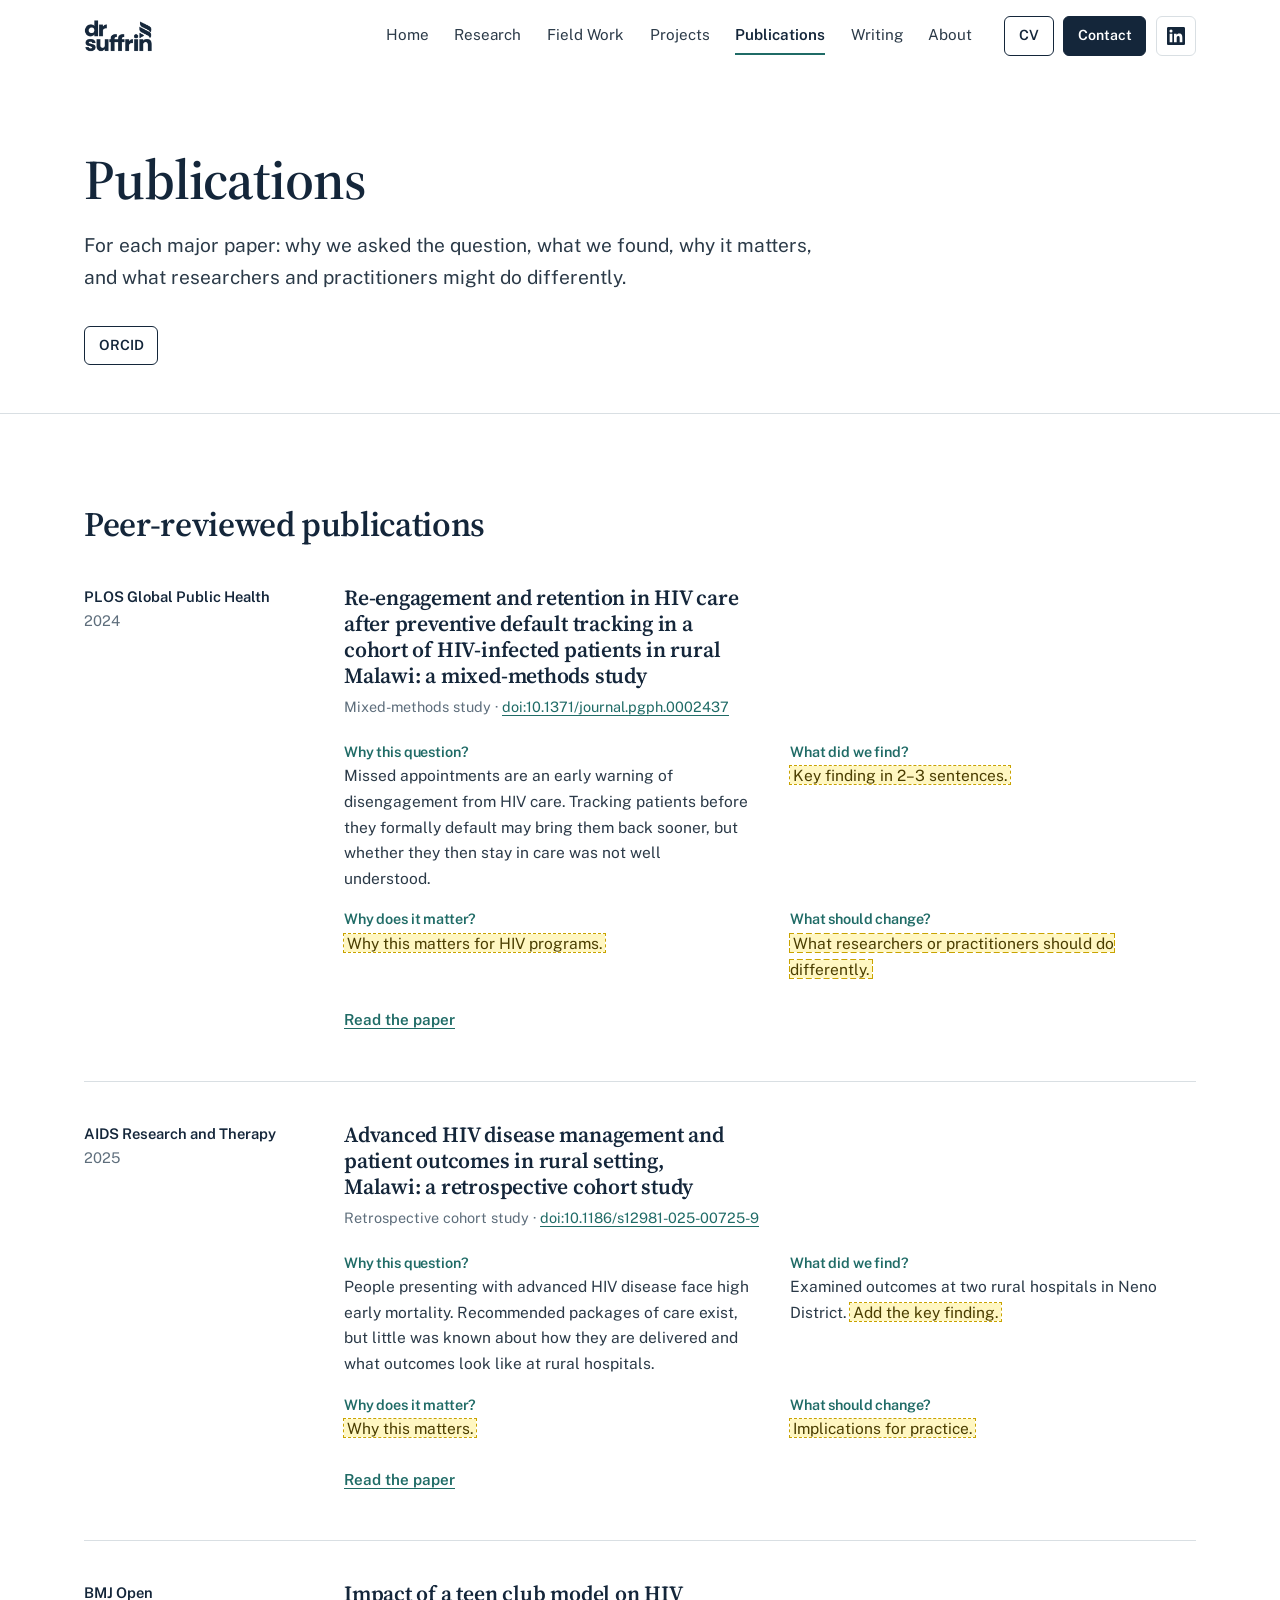
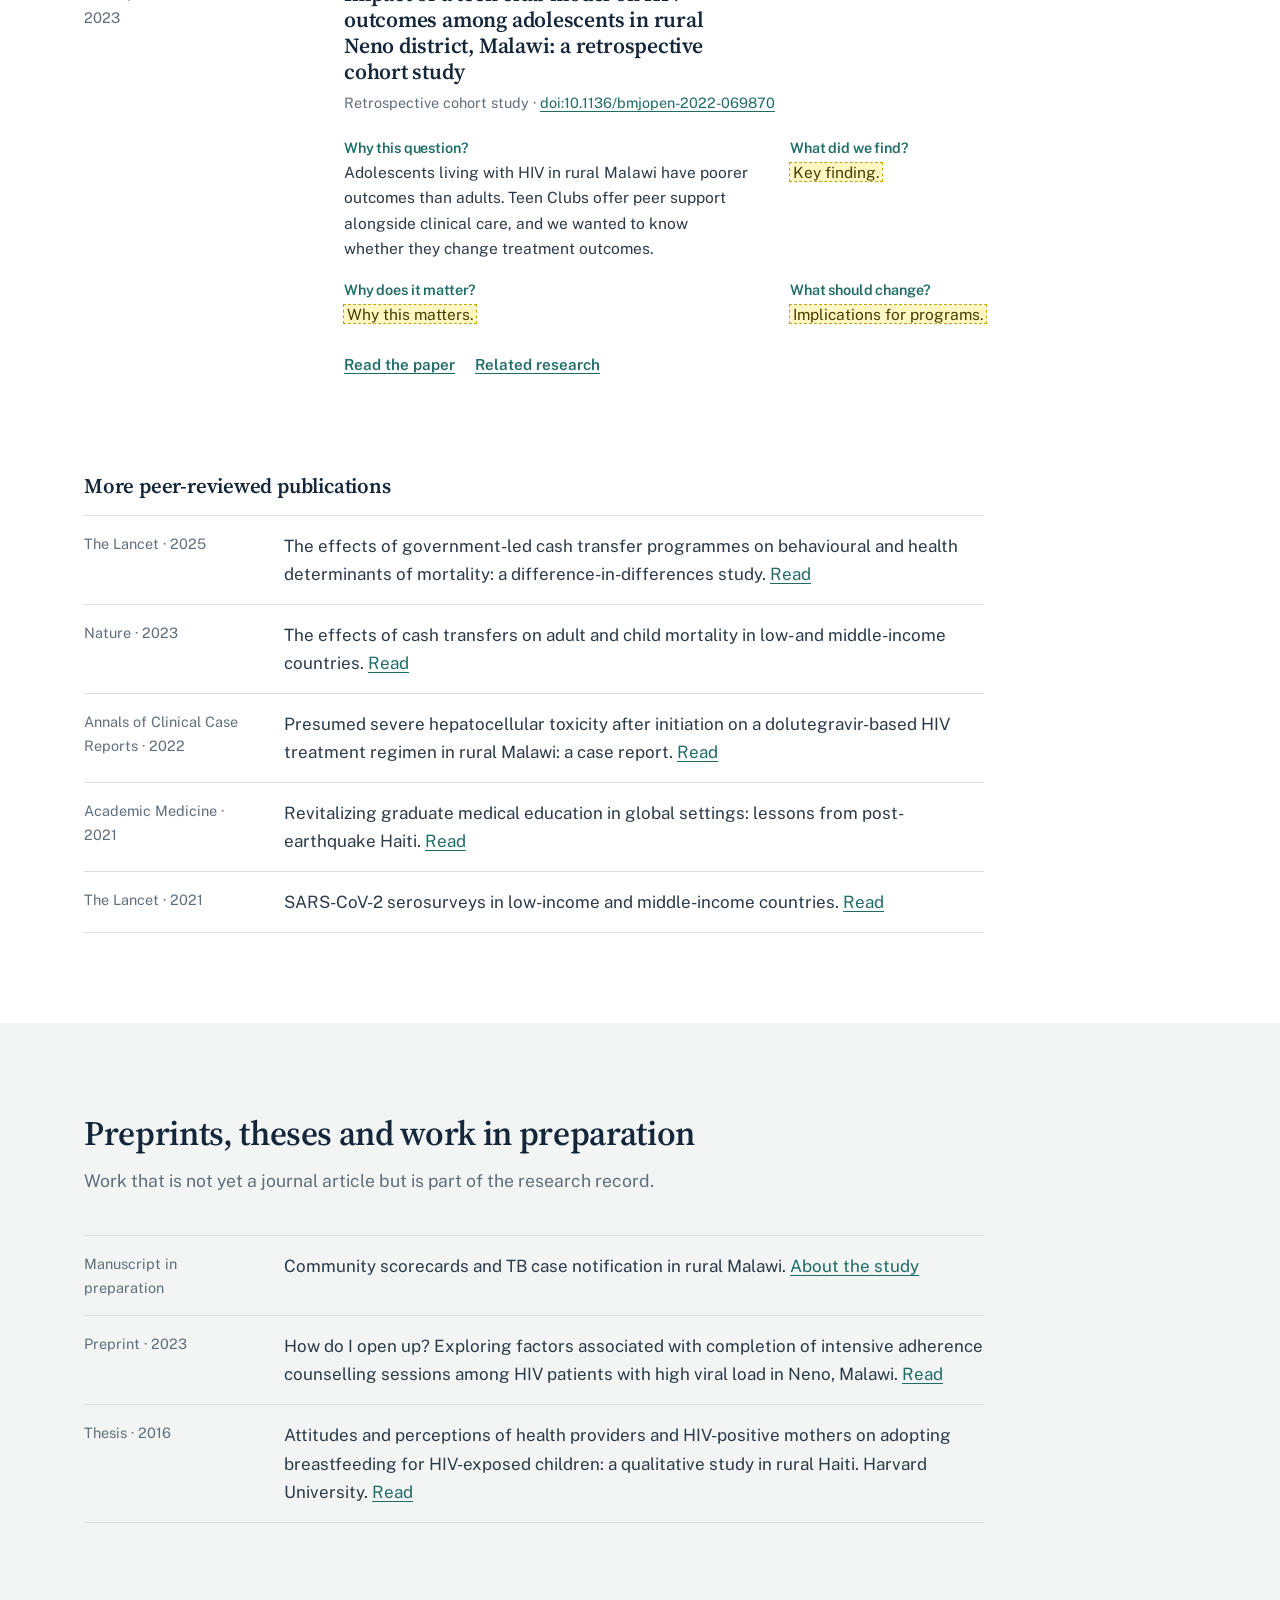
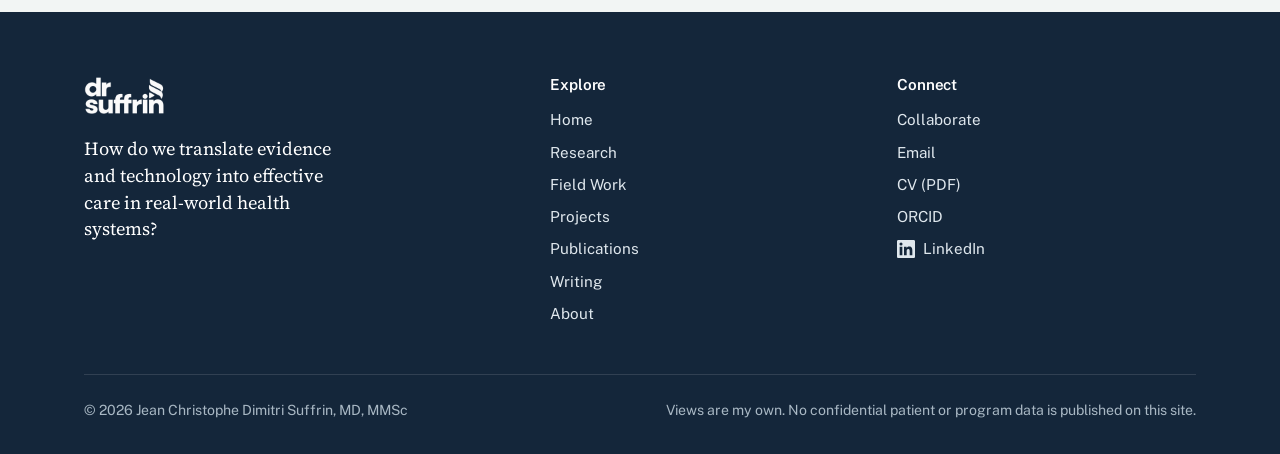
<file: publications.html>
<!DOCTYPE html>
<html lang="en">
<head>
  <meta charset="UTF-8">
  <meta name="viewport" content="width=device-width, initial-scale=1">
  <title>Publications · Dr. Jean Christophe Dimitri Suffrin</title>
  <meta name="description" content="Peer-reviewed publications in The Lancet, Nature, BMJ Open, PLOS Global Public Health and others on HIV care, adolescent HIV, cash transfers and health systems in Malawi and Haiti.">
  <link rel="icon" href="images/favicon.png">
  <link rel="preconnect" href="https://fonts.googleapis.com">
  <link rel="preconnect" href="https://fonts.gstatic.com" crossorigin>
  <link href="https://fonts.googleapis.com/css2?family=Public+Sans:wght@400;600&family=Source+Serif+4:opsz,wght@8..60,300;8..60,400;8..60,600&display=swap" rel="stylesheet">
  <link rel="stylesheet" href="css/style.css">
</head>
<body data-page="publications">
<div id="site-header"></div>

<main id="main">

  <section class="page-intro">
    <div class="wrap">
      <h1>Publications</h1>
      <p class="lede">For each major paper: why we asked the question, what we found, why it matters, and what researchers and practitioners might do differently.</p>
      <div class="profiles" style="margin-top:2rem">
        <a class="btn btn-line btn-sm" data-link="orcid" href="#">ORCID</a>
        <a class="btn btn-line btn-sm" data-link="scholar" href="#">Google Scholar</a>
        <a class="btn btn-line btn-sm" data-link="pubmed" href="#">PubMed</a>
      </div>
    </div>
  </section>

  <section class="band" id="peer-reviewed">
    <div class="wrap">
      <div class="band-head"><h2>Peer-reviewed publications</h2></div>

      <article class="pub" id="pub-retention">
        <div class="pub-meta"><span class="journal">PLOS Global Public Health</span>2024</div>
        <div>
          <h3>Re-engagement and retention in HIV care after preventive default tracking in a cohort of HIV-infected patients in rural Malawi: a mixed-methods study</h3>
          <p class="cite">Mixed-methods study · <a href="https://doi.org/10.1371/journal.pgph.0002437" target="_blank" rel="noopener">doi:10.1371/journal.pgph.0002437</a></p>
          <div class="pub-qs">
            <div><h4>Why this question?</h4><p>Missed appointments are an early warning of disengagement from HIV care. Tracking patients before they formally default may bring them back sooner, but whether they then stay in care was not well understood.</p></div>
            <div><h4>What did we find?</h4><p><span class="todo">Key finding in 2–3 sentences.</span></p></div>
            <div><h4>Why does it matter?</h4><p><span class="todo">Why this matters for HIV programs.</span></p></div>
            <div><h4>What should change?</h4><p><span class="todo">What researchers or practitioners should do differently.</span></p></div>
          </div>
          <div class="pub-links"><a href="https://doi.org/10.1371/journal.pgph.0002437" target="_blank" rel="noopener">Read the paper</a></div>
        </div>
      </article>

      <article class="pub" id="pub-ahd">
        <div class="pub-meta"><span class="journal">AIDS Research and Therapy</span>2025</div>
        <div>
          <h3>Advanced HIV disease management and patient outcomes in rural setting, Malawi: a retrospective cohort study</h3>
          <p class="cite">Retrospective cohort study · <a href="https://doi.org/10.1186/s12981-025-00725-9" target="_blank" rel="noopener">doi:10.1186/s12981-025-00725-9</a></p>
          <div class="pub-qs">
            <div><h4>Why this question?</h4><p>People presenting with advanced HIV disease face high early mortality. Recommended packages of care exist, but little was known about how they are delivered and what outcomes look like at rural hospitals.</p></div>
            <div><h4>What did we find?</h4><p>Examined outcomes at two rural hospitals in Neno District. <span class="todo">Add the key finding.</span></p></div>
            <div><h4>Why does it matter?</h4><p><span class="todo">Why this matters.</span></p></div>
            <div><h4>What should change?</h4><p><span class="todo">Implications for practice.</span></p></div>
          </div>
          <div class="pub-links"><a href="https://doi.org/10.1186/s12981-025-00725-9" target="_blank" rel="noopener">Read the paper</a></div>
        </div>
      </article>

      <article class="pub" id="pub-teen-club">
        <div class="pub-meta"><span class="journal">BMJ Open</span>2023</div>
        <div>
          <h3>Impact of a teen club model on HIV outcomes among adolescents in rural Neno district, Malawi: a retrospective cohort study</h3>
          <p class="cite">Retrospective cohort study · <a href="https://doi.org/10.1136/bmjopen-2022-069870" target="_blank" rel="noopener">doi:10.1136/bmjopen-2022-069870</a></p>
          <div class="pub-qs">
            <div><h4>Why this question?</h4><p>Adolescents living with HIV in rural Malawi have poorer outcomes than adults. Teen Clubs offer peer support alongside clinical care, and we wanted to know whether they change treatment outcomes.</p></div>
            <div><h4>What did we find?</h4><p><span class="todo">Key finding.</span></p></div>
            <div><h4>Why does it matter?</h4><p><span class="todo">Why this matters.</span></p></div>
            <div><h4>What should change?</h4><p><span class="todo">Implications for programs.</span></p></div>
          </div>
          <div class="pub-links">
            <a href="https://doi.org/10.1136/bmjopen-2022-069870" target="_blank" rel="noopener">Read the paper</a>
            <a href="research.html#adolescent-hiv">Related research</a>
          </div>
        </div>
      </article>

      <!-- To feature a publication with the four questions, copy one <article class="pub"> block above. -->

      <h3 style="margin:3rem 0 1rem;font-size:1.3rem">More peer-reviewed publications</h3>
      <ul class="other-outputs">
        <li><span class="type">The Lancet · 2025</span><span>The effects of government-led cash transfer programmes on behavioural and health determinants of mortality: a difference-in-differences study. <a href="https://doi.org/10.1016/S0140-6736(25)01437-0" target="_blank" rel="noopener">Read</a></span></li>
        <li><span class="type">Nature · 2023</span><span>The effects of cash transfers on adult and child mortality in low- and middle-income countries. <a href="https://doi.org/10.1038/s41586-023-06116-2" target="_blank" rel="noopener">Read</a></span></li>
        <li><span class="type">Annals of Clinical Case Reports · 2022</span><span>Presumed severe hepatocellular toxicity after initiation on a dolutegravir-based HIV treatment regimen in rural Malawi: a case report. <a href="https://www.anncaserep.com/open-access/presumed-severe-hepatocellular-toxicity-after-initiation-on-a-dolutegravir-based-hiv-8383.pdf" target="_blank" rel="noopener">Read</a></span></li>
        <li><span class="type">Academic Medicine · 2021</span><span>Revitalizing graduate medical education in global settings: lessons from post-earthquake Haiti. <a href="https://doi.org/10.1097/ACM.0000000000003857" target="_blank" rel="noopener">Read</a></span></li>
        <li><span class="type">The Lancet · 2021</span><span>SARS-CoV-2 serosurveys in low-income and middle-income countries. <a href="https://doi.org/10.1016/S0140-6736(21)00188-4" target="_blank" rel="noopener">Read</a></span></li>
      </ul>
    </div>
  </section>

  <section class="band band-wash" id="other-outputs">
    <div class="wrap">
      <div class="band-head">
        <h2>Preprints, theses and work in preparation</h2>
        <p>Work that is not yet a journal article but is part of the research record.</p>
      </div>
      <ul class="other-outputs">
        <li><span class="type">Manuscript in preparation</span><span>Community scorecards and TB case notification in rural Malawi. <a href="research.html#community-scorecards">About the study</a></span></li>
        <li><span class="type">Preprint · 2023</span><span>How do I open up? Exploring factors associated with completion of intensive adherence counselling sessions among HIV patients with high viral load in Neno, Malawi. <a href="https://doi.org/10.21203/rs.3.rs-2758196/v1" target="_blank" rel="noopener">Read</a></span></li>
        <li><span class="type">Thesis · 2016</span><span>Attitudes and perceptions of health providers and HIV-positive mothers on adopting breastfeeding for HIV-exposed children: a qualitative study in rural Haiti. Harvard University. <a href="https://www.proquest.com/openview/2f35289afabbf15f05bac945ea759f80/1?pq-origsite=gscholar&amp;cbl=18750&amp;diss=y" target="_blank" rel="noopener">Read</a></span></li>
        <!-- To add a protocol, conference abstract, poster or presentation, copy this:
        <li><span class="type">Poster · 2026</span><span>Title, conference. <a href="URL">Read</a></span></li> -->
      </ul>
    </div>
  </section>

</main>

<div id="site-footer"></div>
<script src="js/site.js"></script>
</body>
</html>
</file>
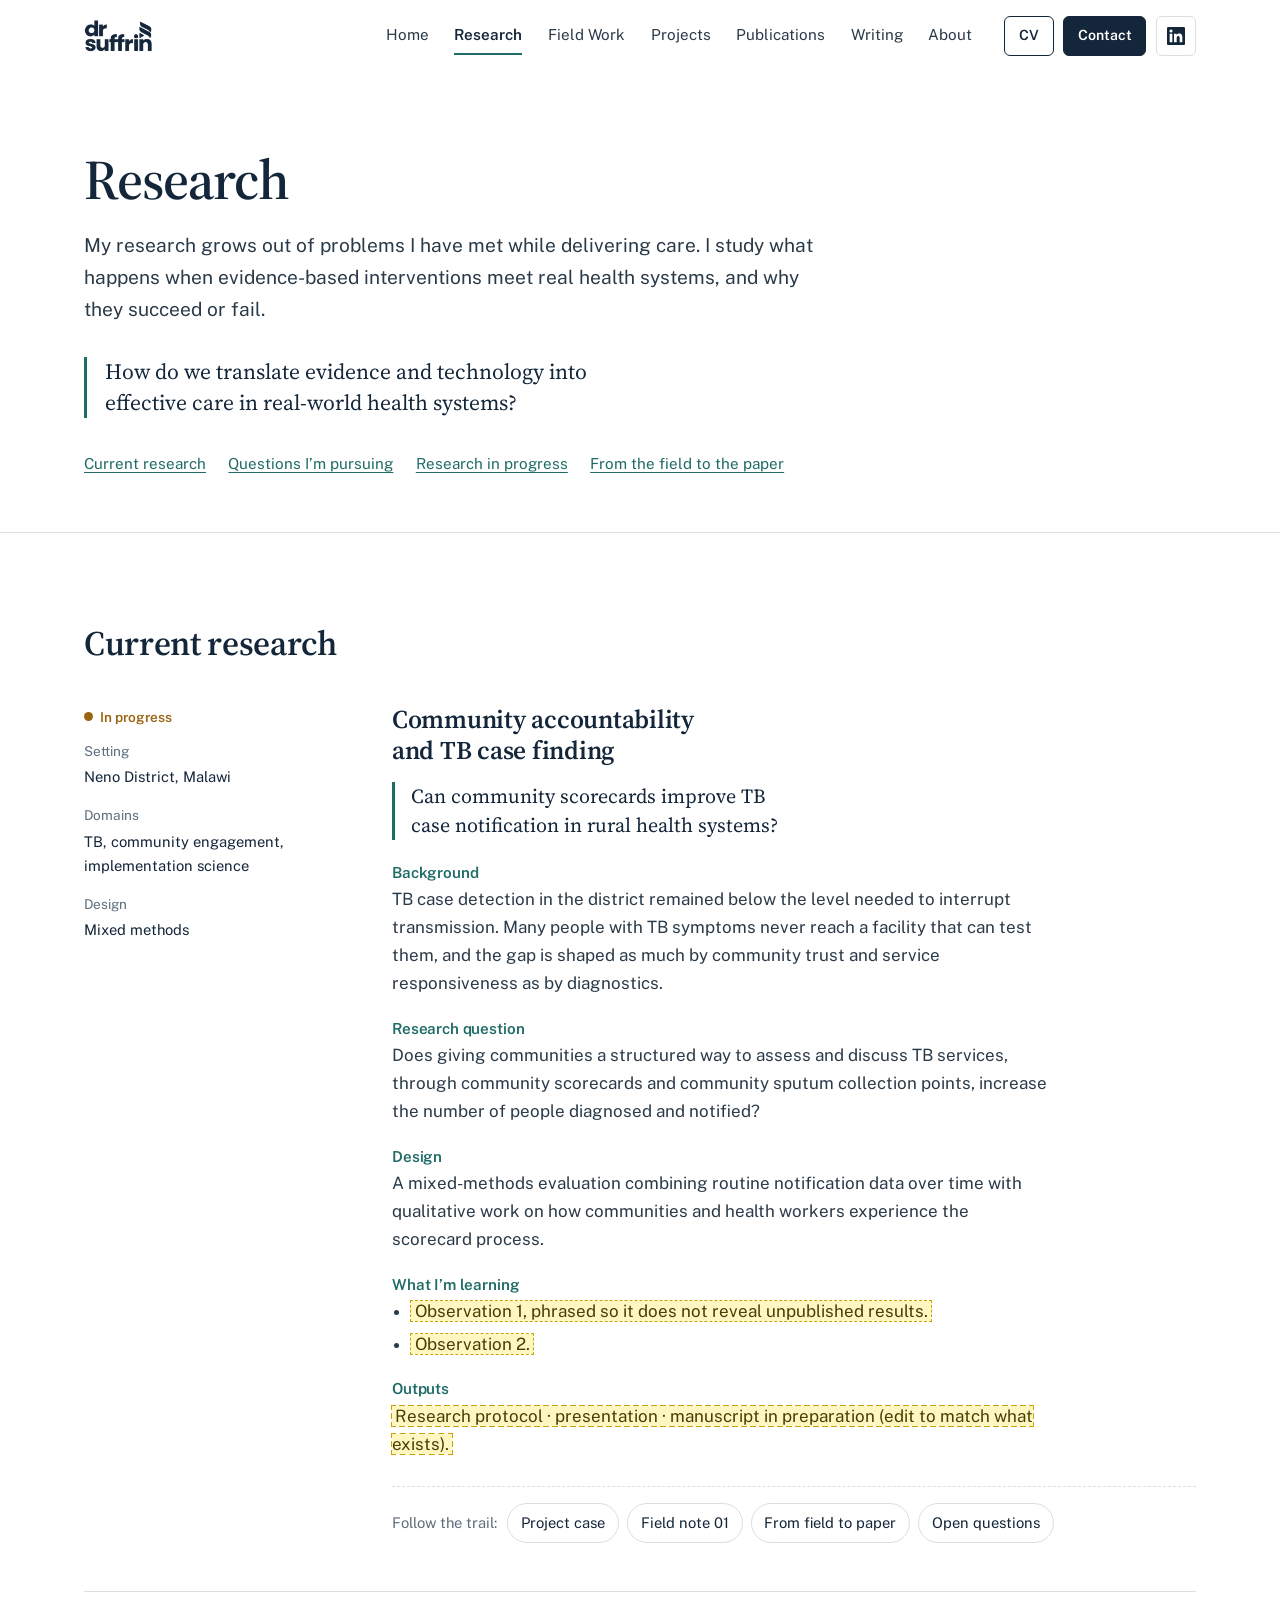
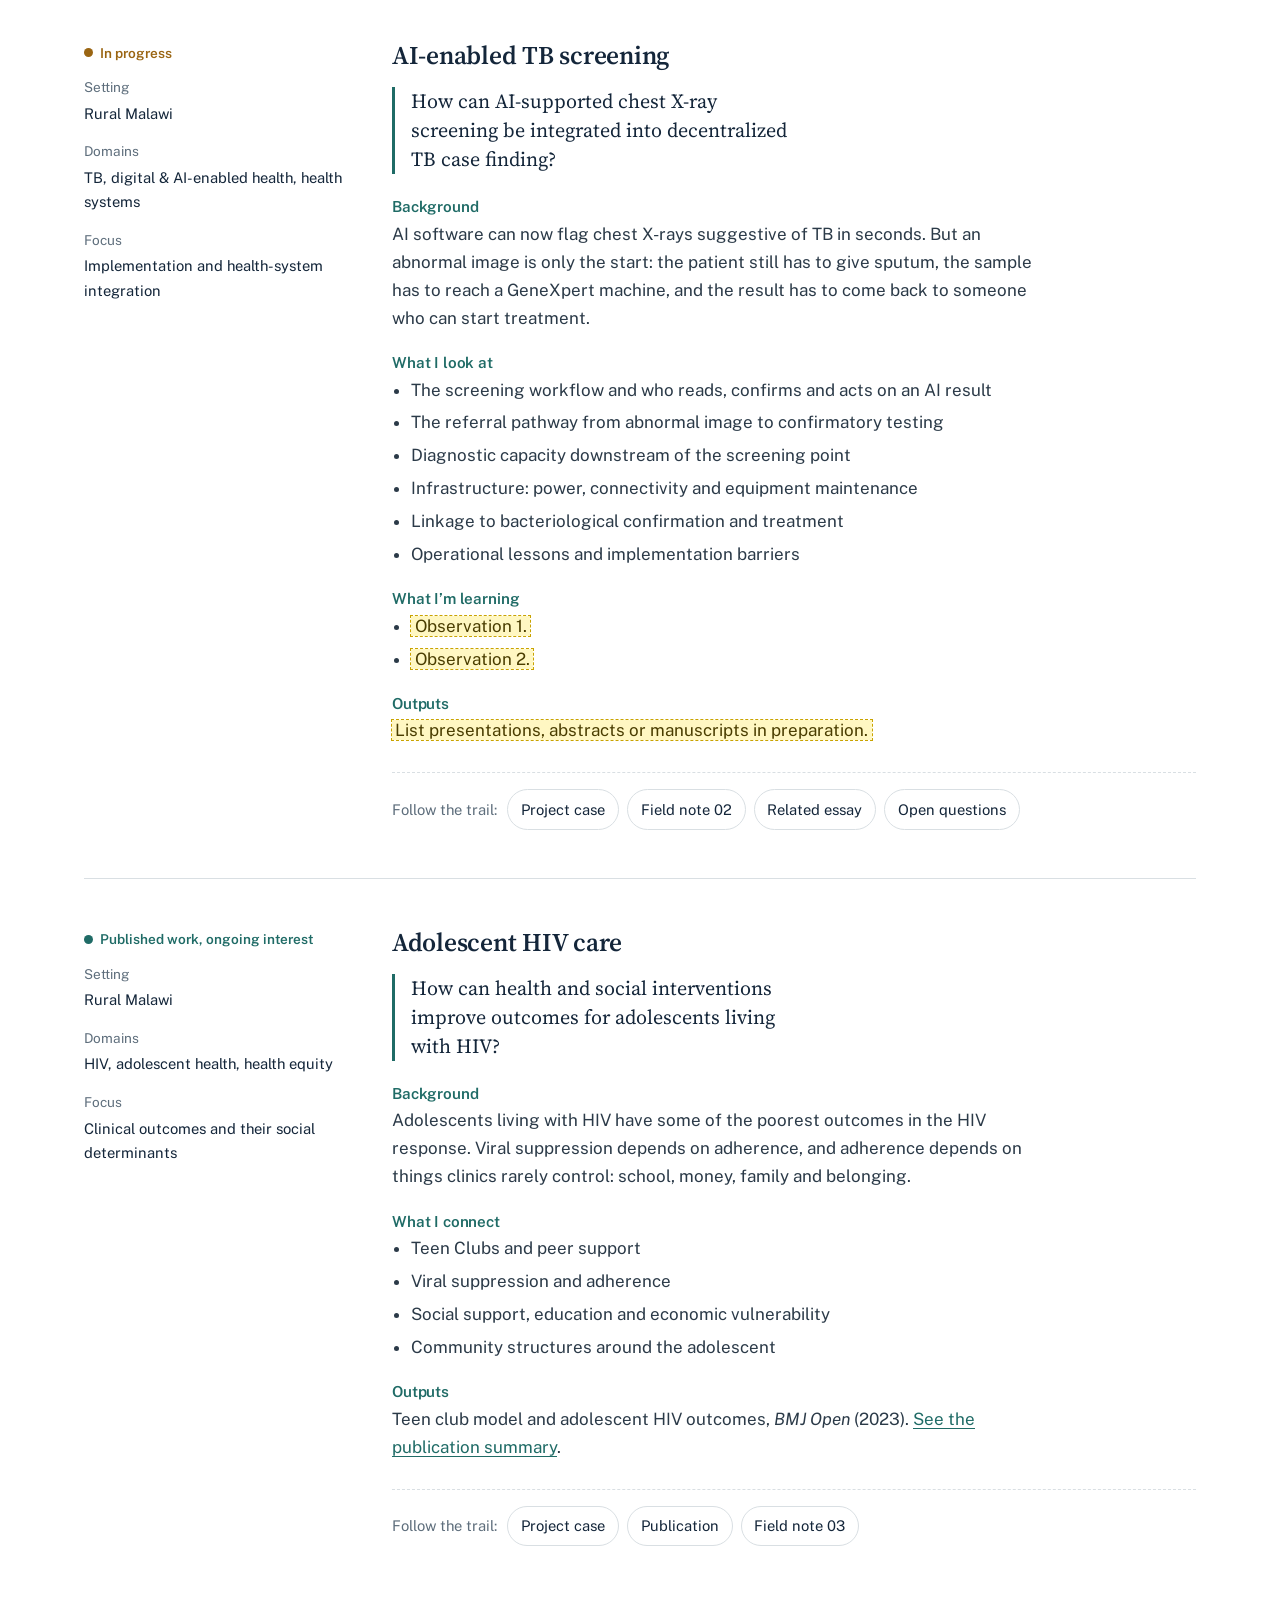
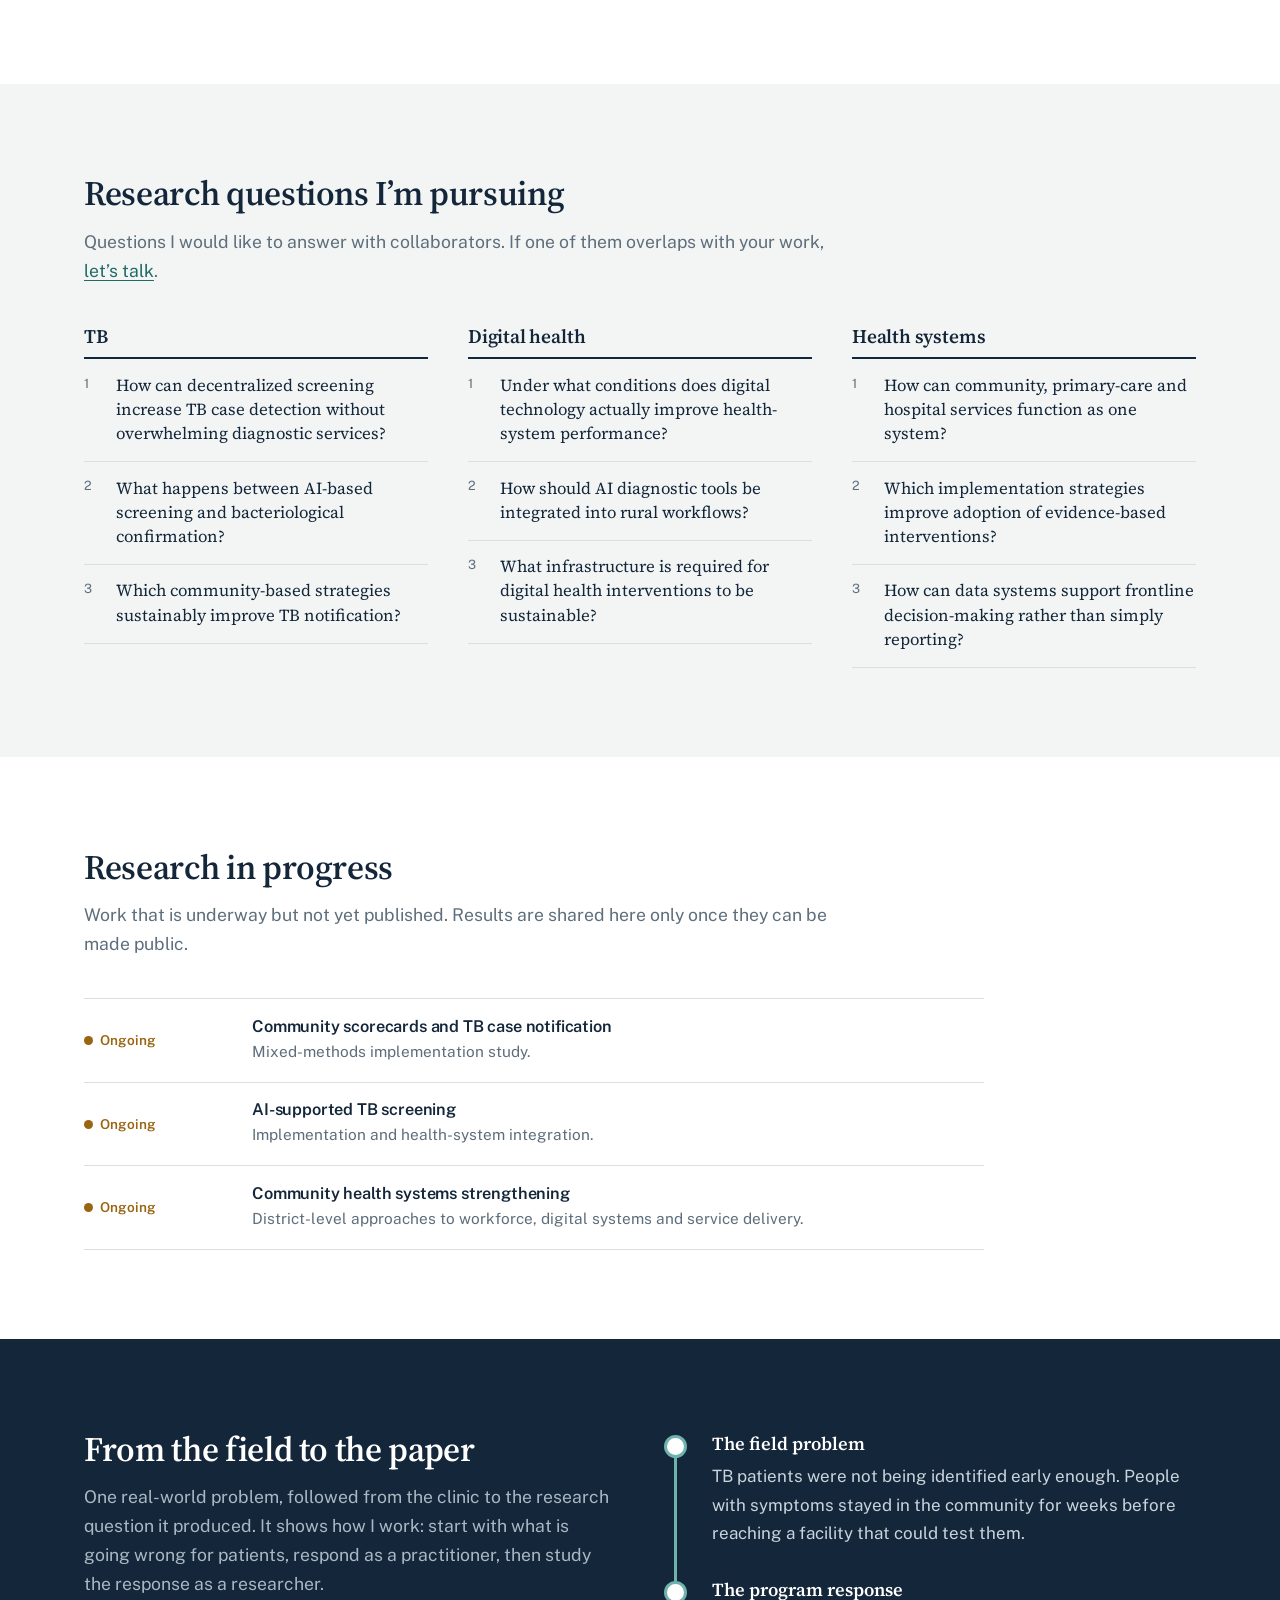
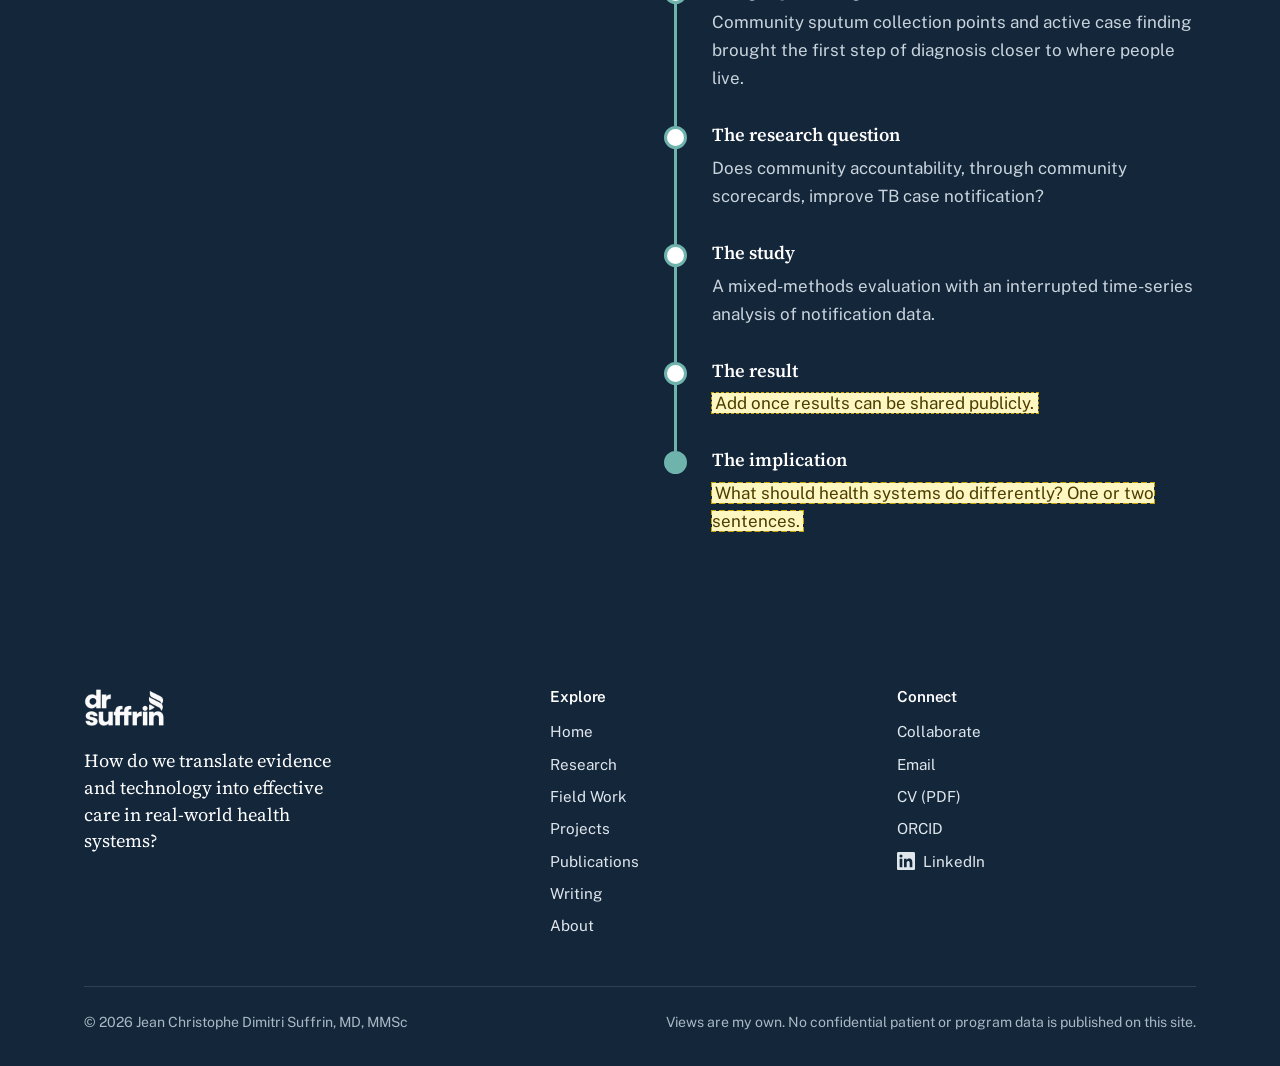
<file: research.html>
<!DOCTYPE html>
<html lang="en">
<head>
  <meta charset="UTF-8">
  <meta name="viewport" content="width=device-width, initial-scale=1">
  <title>Research · Dr. Jean Christophe Dimitri Suffrin</title>
  <meta name="description" content="Current research, open research questions and work in progress on TB case finding, AI-supported screening, adolescent HIV care and health systems in Malawi.">
  <link rel="icon" href="images/favicon.png">
  <link rel="preconnect" href="https://fonts.googleapis.com">
  <link rel="preconnect" href="https://fonts.gstatic.com" crossorigin>
  <link href="https://fonts.googleapis.com/css2?family=Public+Sans:wght@400;600&family=Source+Serif+4:opsz,wght@8..60,300;8..60,400;8..60,600&display=swap" rel="stylesheet">
  <link rel="stylesheet" href="css/style.css">
</head>
<body data-page="research">
<div id="site-header"></div>

<main id="main">

  <section class="page-intro">
    <div class="wrap">
      <h1>Research</h1>
      <p class="lede">My research grows out of problems I have met while delivering care. I study what happens when evidence-based interventions meet real health systems, and why they succeed or fail.</p>
      <p class="question">How do we translate evidence and technology into effective care in real-world health systems?</p>
      <nav class="in-page-nav" aria-label="On this page">
        <a href="#current">Current research</a>
        <a href="#questions">Questions I’m pursuing</a>
        <a href="#in-progress">Research in progress</a>
        <a href="#field-to-paper">From the field to the paper</a>
      </nav>
    </div>
  </section>

  <!-- Current research -->
  <section class="band" id="current">
    <div class="wrap">
      <div class="band-head"><h2>Current research</h2></div>

      <article class="study" id="community-scorecards">
        <aside class="study-meta">
          <span class="status">In progress</span>
          <dl>
            <dt>Setting</dt><dd>Neno District, Malawi</dd>
            <dt>Domains</dt><dd>TB, community engagement, implementation science</dd>
            <dt>Design</dt><dd>Mixed methods</dd>
          </dl>
        </aside>
        <div>
          <h3>Community accountability and TB case finding</h3>
          <p class="q">Can community scorecards improve TB case notification in rural health systems?</p>
          <div class="study-steps">
            <div><h4>Background</h4><p>TB case detection in the district remained below the level needed to interrupt transmission. Many people with TB symptoms never reach a facility that can test them, and the gap is shaped as much by community trust and service responsiveness as by diagnostics.</p></div>
            <div><h4>Research question</h4><p>Does giving communities a structured way to assess and discuss TB services, through community scorecards and community sputum collection points, increase the number of people diagnosed and notified?</p></div>
            <div><h4>Design</h4><p>A mixed-methods evaluation combining routine notification data over time with qualitative work on how communities and health workers experience the scorecard process.</p></div>
            <div><h4>What I’m learning</h4><ul><li><span class="todo">Observation 1, phrased so it does not reveal unpublished results.</span></li><li><span class="todo">Observation 2.</span></li></ul></div>
            <div><h4>Outputs</h4><p><span class="todo">Research protocol · presentation · manuscript in preparation (edit to match what exists).</span></p></div>
          </div>
          <div class="trail"><span class="trail-label">Follow the trail:</span>
            <ul>
              <li><a href="projects.html#p-scorecards">Project case</a></li>
              <li><a href="fieldwork.html#note-01">Field note 01</a></li>
              <li><a href="#field-to-paper">From field to paper</a></li>
              <li><a href="#q-tb">Open questions</a></li>
            </ul>
          </div>
        </div>
      </article>

      <article class="study" id="ai-tb-screening">
        <aside class="study-meta">
          <span class="status">In progress</span>
          <dl>
            <dt>Setting</dt><dd>Rural Malawi</dd>
            <dt>Domains</dt><dd>TB, digital &amp; AI-enabled health, health systems</dd>
            <dt>Focus</dt><dd>Implementation and health-system integration</dd>
          </dl>
        </aside>
        <div>
          <h3>AI-enabled TB screening</h3>
          <p class="q">How can AI-supported chest X-ray screening be integrated into decentralized TB case finding?</p>
          <div class="study-steps">
            <div><h4>Background</h4><p>AI software can now flag chest X-rays suggestive of TB in seconds. But an abnormal image is only the start: the patient still has to give sputum, the sample has to reach a GeneXpert machine, and the result has to come back to someone who can start treatment.</p></div>
            <div><h4>What I look at</h4>
              <ul>
                <li>The screening workflow and who reads, confirms and acts on an AI result</li>
                <li>The referral pathway from abnormal image to confirmatory testing</li>
                <li>Diagnostic capacity downstream of the screening point</li>
                <li>Infrastructure: power, connectivity and equipment maintenance</li>
                <li>Linkage to bacteriological confirmation and treatment</li>
                <li>Operational lessons and implementation barriers</li>
              </ul>
            </div>
            <div><h4>What I’m learning</h4><ul><li><span class="todo">Observation 1.</span></li><li><span class="todo">Observation 2.</span></li></ul></div>
            <div><h4>Outputs</h4><p><span class="todo">List presentations, abstracts or manuscripts in preparation.</span></p></div>
          </div>
          <div class="trail"><span class="trail-label">Follow the trail:</span>
            <ul>
              <li><a href="projects.html#p-ai-cxr">Project case</a></li>
              <li><a href="fieldwork.html#note-02">Field note 02</a></li>
              <li><a href="writing.html">Related essay</a></li>
              <li><a href="#q-digital">Open questions</a></li>
            </ul>
          </div>
        </div>
      </article>

      <article class="study" id="adolescent-hiv">
        <aside class="study-meta">
          <span class="status done">Published work, ongoing interest</span>
          <dl>
            <dt>Setting</dt><dd>Rural Malawi</dd>
            <dt>Domains</dt><dd>HIV, adolescent health, health equity</dd>
            <dt>Focus</dt><dd>Clinical outcomes and their social determinants</dd>
          </dl>
        </aside>
        <div>
          <h3>Adolescent HIV care</h3>
          <p class="q">How can health and social interventions improve outcomes for adolescents living with HIV?</p>
          <div class="study-steps">
            <div><h4>Background</h4><p>Adolescents living with HIV have some of the poorest outcomes in the HIV response. Viral suppression depends on adherence, and adherence depends on things clinics rarely control: school, money, family and belonging.</p></div>
            <div><h4>What I connect</h4>
              <ul>
                <li>Teen Clubs and peer support</li>
                <li>Viral suppression and adherence</li>
                <li>Social support, education and economic vulnerability</li>
                <li>Community structures around the adolescent</li>
              </ul>
            </div>
            <div><h4>Outputs</h4><p>Teen club model and adolescent HIV outcomes, <em>BMJ Open</em> (2023). <a href="publications.html#pub-teen-club">See the publication summary</a>.</p></div>
          </div>
          <div class="trail"><span class="trail-label">Follow the trail:</span>
            <ul>
              <li><a href="projects.html#p-adolescent-hiv">Project case</a></li>
              <li><a href="publications.html#pub-teen-club">Publication</a></li>
              <li><a href="fieldwork.html#note-03">Field note 03</a></li>
            </ul>
          </div>
        </div>
      </article>
    </div>
  </section>

  <!-- Research questions -->
  <section class="band band-wash" id="questions">
    <div class="wrap">
      <div class="band-head">
        <h2>Research questions I’m pursuing</h2>
        <p>Questions I would like to answer with collaborators. If one of them overlaps with your work, <a href="contact.html">let’s talk</a>.</p>
      </div>
      <div class="qgroups">
        <div class="qgroup" id="q-tb">
          <h3>TB</h3>
          <ol>
            <li>How can decentralized screening increase TB case detection without overwhelming diagnostic services?</li>
            <li>What happens between AI-based screening and bacteriological confirmation?</li>
            <li>Which community-based strategies sustainably improve TB notification?</li>
          </ol>
        </div>
        <div class="qgroup" id="q-digital">
          <h3>Digital health</h3>
          <ol>
            <li>Under what conditions does digital technology actually improve health-system performance?</li>
            <li>How should AI diagnostic tools be integrated into rural workflows?</li>
            <li>What infrastructure is required for digital health interventions to be sustainable?</li>
          </ol>
        </div>
        <div class="qgroup" id="q-systems">
          <h3>Health systems</h3>
          <ol>
            <li>How can community, primary-care and hospital services function as one system?</li>
            <li>Which implementation strategies improve adoption of evidence-based interventions?</li>
            <li>How can data systems support frontline decision-making rather than simply reporting?</li>
          </ol>
        </div>
      </div>
    </div>
  </section>

  <!-- Research in progress -->
  <section class="band" id="in-progress">
    <div class="wrap">
      <div class="band-head">
        <h2>Research in progress</h2>
        <p>Work that is underway but not yet published. Results are shared here only once they can be made public.</p>
      </div>
      <ul class="progress">
        <li><span class="status">Ongoing</span><div><h4>Community scorecards and TB case notification</h4><p>Mixed-methods implementation study.</p></div></li>
        <li><span class="status">Ongoing</span><div><h4>AI-supported TB screening</h4><p>Implementation and health-system integration.</p></div></li>
        <li><span class="status">Ongoing</span><div><h4>Community health systems strengthening</h4><p>District-level approaches to workforce, digital systems and service delivery.</p></div></li>
      </ul>
    </div>
  </section>

  <!-- From field to paper: full version -->
  <section class="band band-ink" id="field-to-paper">
    <div class="wrap split">
      <div class="band-head">
        <h2>From the field to the paper</h2>
        <p>One real-world problem, followed from the clinic to the research question it produced. It shows how I work: start with what is going wrong for patients, respond as a practitioner, then study the response as a researcher.</p>
      </div>
      <ol class="f2p">
        <li><span class="step">The field problem</span><p>TB patients were not being identified early enough. People with symptoms stayed in the community for weeks before reaching a facility that could test them.</p></li>
        <li><span class="step">The program response</span><p>Community sputum collection points and active case finding brought the first step of diagnosis closer to where people live.</p></li>
        <li><span class="step">The research question</span><p>Does community accountability, through community scorecards, improve TB case notification?</p></li>
        <li><span class="step">The study</span><p>A mixed-methods evaluation with an interrupted time-series analysis of notification data.</p></li>
        <li><span class="step">The result</span><p><span class="todo">Add once results can be shared publicly.</span></p></li>
        <li><span class="step">The implication</span><p><span class="todo">What should health systems do differently? One or two sentences.</span></p></li>
      </ol>
    </div>
  </section>

</main>

<div id="site-footer"></div>
<script src="js/site.js"></script>
</body>
</html>
</file>
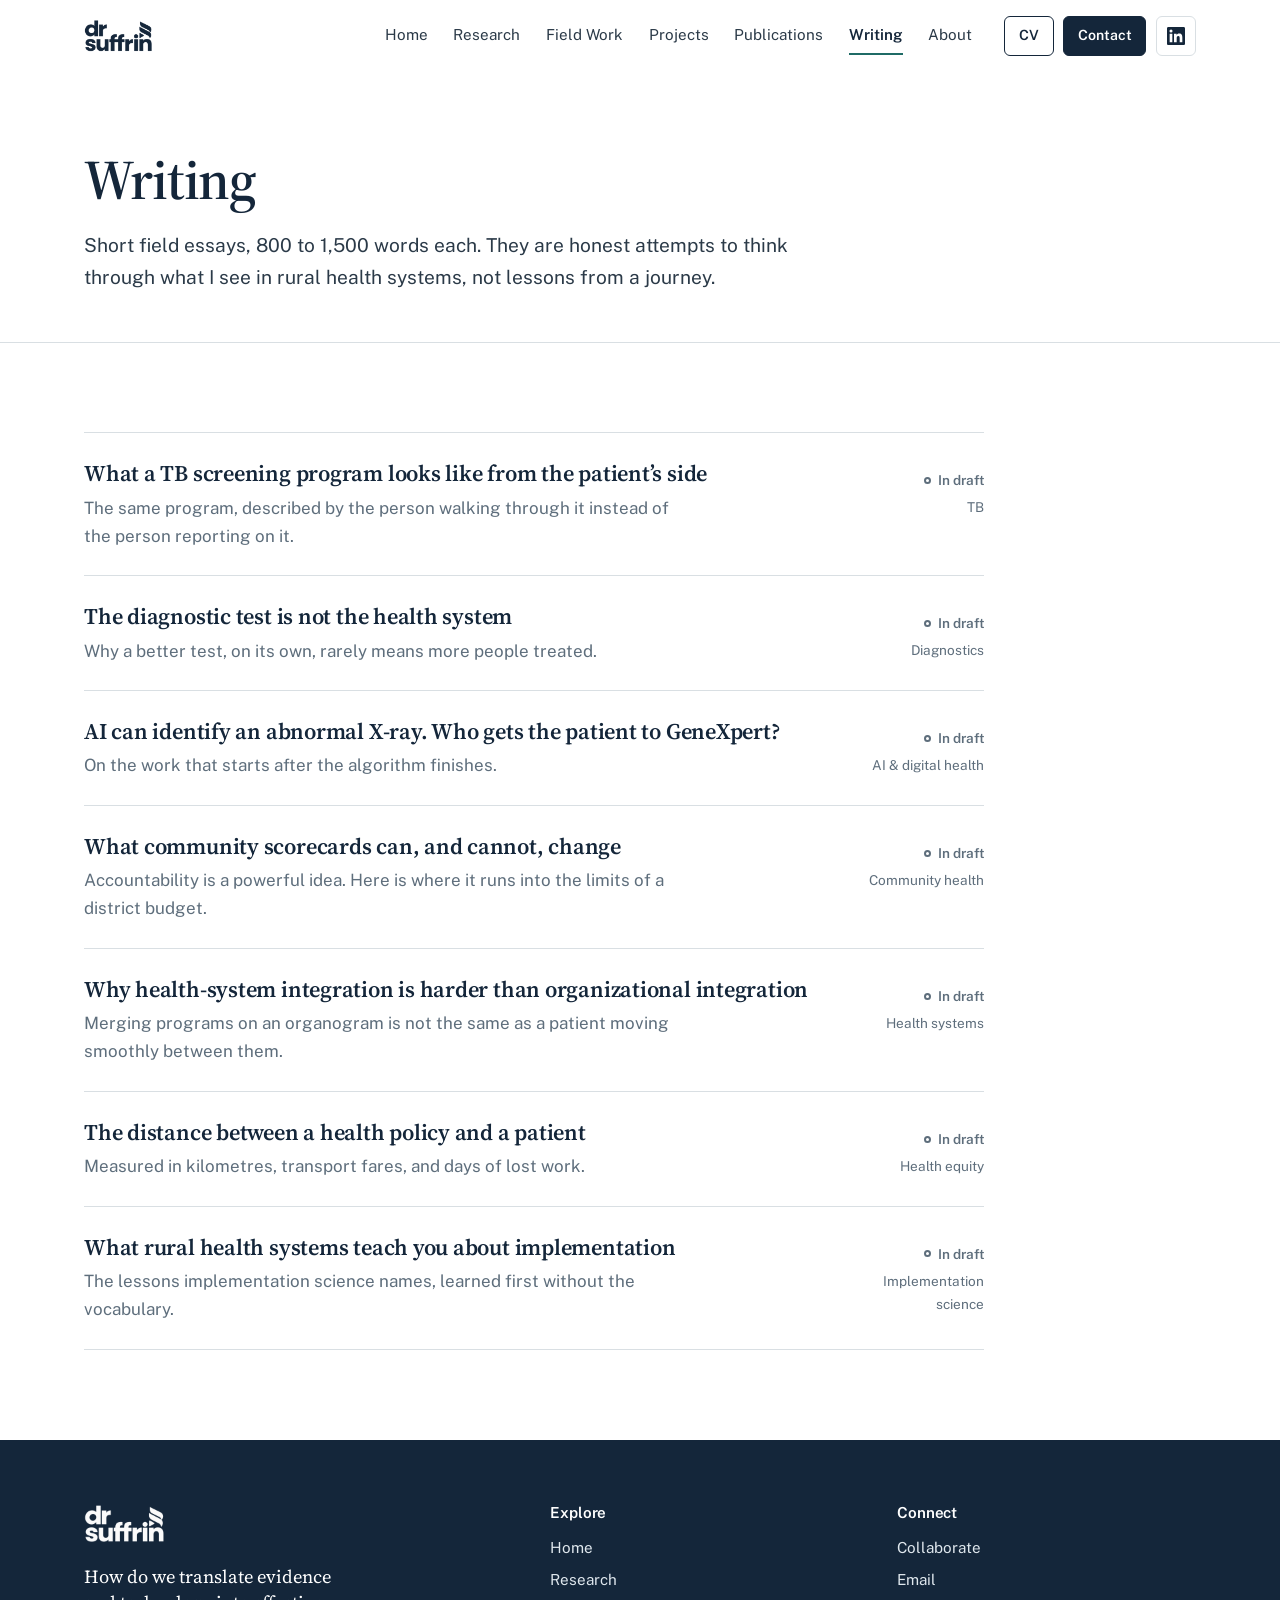
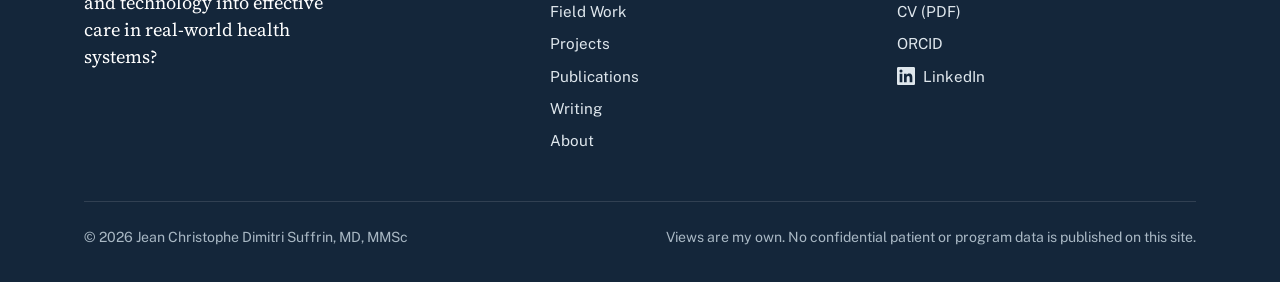
<file: writing.html>
<!DOCTYPE html>
<html lang="en">
<head>
  <meta charset="UTF-8">
  <meta name="viewport" content="width=device-width, initial-scale=1">
  <title>Writing · Dr. Jean Christophe Dimitri Suffrin</title>
  <meta name="description" content="Short field essays on TB screening, AI diagnostics, community accountability and the distance between health policy and patients.">
  <link rel="icon" href="images/favicon.png">
  <link rel="preconnect" href="https://fonts.googleapis.com">
  <link rel="preconnect" href="https://fonts.gstatic.com" crossorigin>
  <link href="https://fonts.googleapis.com/css2?family=Public+Sans:wght@400;600&family=Source+Serif+4:opsz,wght@8..60,300;8..60,400;8..60,600&display=swap" rel="stylesheet">
  <link rel="stylesheet" href="css/style.css">
</head>
<body data-page="writing">
<div id="site-header"></div>

<main id="main">

  <section class="page-intro">
    <div class="wrap">
      <h1>Writing</h1>
      <p class="lede">Short field essays, 800 to 1,500 words each. They are honest attempts to think through what I see in rural health systems, not lessons from a journey.</p>
    </div>
  </section>

  <section class="band">
    <div class="wrap">
      <!-- When an essay is ready: copy essays/essay-template.html, write it,
           wrap the title below in <a href="essays/your-file.html">…</a>
           and change the status to <span class="status done">Published</span>. -->
      <ul class="essays">
        <li>
          <div><h3>What a TB screening program looks like from the patient’s side</h3>
            <p>The same program, described by the person walking through it instead of the person reporting on it.</p></div>
          <div class="side"><span class="status planned">In draft</span><span class="topic">TB</span></div>
        </li>
        <li>
          <div><h3>The diagnostic test is not the health system</h3>
            <p>Why a better test, on its own, rarely means more people treated.</p></div>
          <div class="side"><span class="status planned">In draft</span><span class="topic">Diagnostics</span></div>
        </li>
        <li>
          <div><h3>AI can identify an abnormal X-ray. Who gets the patient to GeneXpert?</h3>
            <p>On the work that starts after the algorithm finishes.</p></div>
          <div class="side"><span class="status planned">In draft</span><span class="topic">AI &amp; digital health</span></div>
        </li>
        <li>
          <div><h3>What community scorecards can, and cannot, change</h3>
            <p>Accountability is a powerful idea. Here is where it runs into the limits of a district budget.</p></div>
          <div class="side"><span class="status planned">In draft</span><span class="topic">Community health</span></div>
        </li>
        <li>
          <div><h3>Why health-system integration is harder than organizational integration</h3>
            <p>Merging programs on an organogram is not the same as a patient moving smoothly between them.</p></div>
          <div class="side"><span class="status planned">In draft</span><span class="topic">Health systems</span></div>
        </li>
        <li>
          <div><h3>The distance between a health policy and a patient</h3>
            <p>Measured in kilometres, transport fares, and days of lost work.</p></div>
          <div class="side"><span class="status planned">In draft</span><span class="topic">Health equity</span></div>
        </li>
        <li>
          <div><h3>What rural health systems teach you about implementation</h3>
            <p>The lessons implementation science names, learned first without the vocabulary.</p></div>
          <div class="side"><span class="status planned">In draft</span><span class="topic">Implementation science</span></div>
        </li>
      </ul>
    </div>
  </section>

</main>

<div id="site-footer"></div>
<script src="js/site.js"></script>
</body>
</html>
</file>
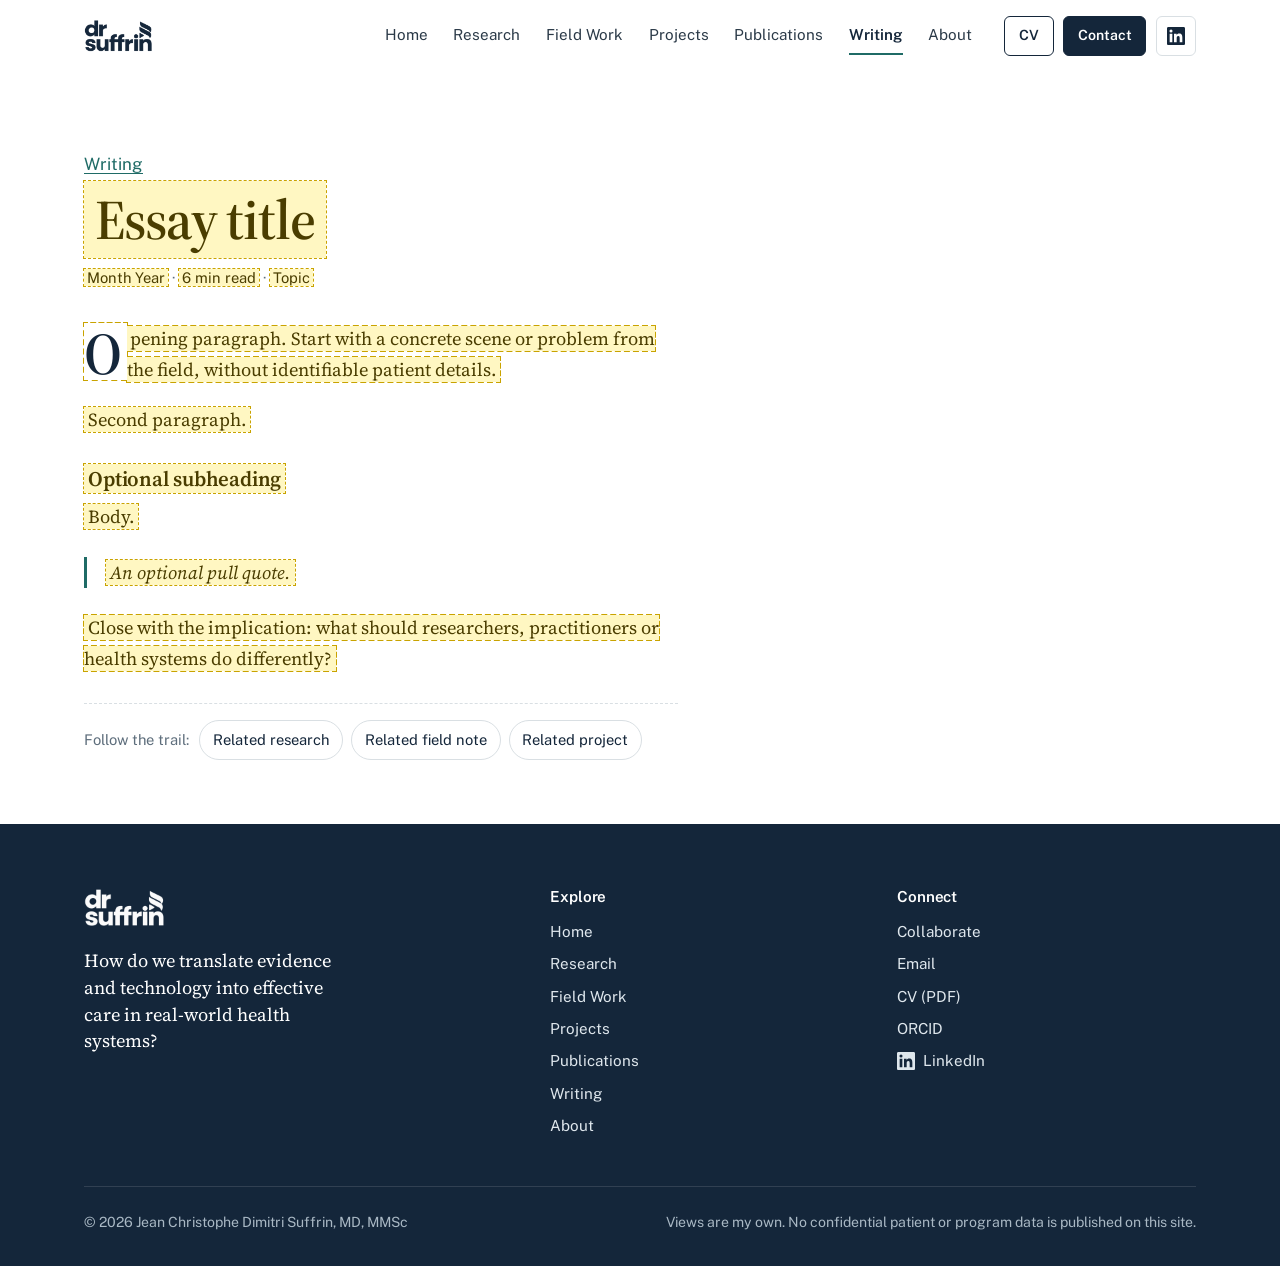
<file: essays/essay-template.html>
<!DOCTYPE html>
<html lang="en">
<head>
  <meta charset="UTF-8">
  <meta name="viewport" content="width=device-width, initial-scale=1">
  <!-- TEMPLATE: copy this file, rename it (e.g. diagnostic-test-is-not-the-health-system.html),
       then replace everything marked class="todo". Remove the noindex line when publishing. -->
  <meta name="robots" content="noindex">
  <title>Essay title · Dr. Jean Christophe Dimitri Suffrin</title>
  <meta name="description" content="One-sentence summary of the essay.">
  <link rel="icon" href="../images/favicon.png">
  <link rel="preconnect" href="https://fonts.googleapis.com">
  <link rel="preconnect" href="https://fonts.gstatic.com" crossorigin>
  <link href="https://fonts.googleapis.com/css2?family=Public+Sans:wght@400;600&family=Source+Serif+4:opsz,wght@8..60,300;8..60,400;8..60,600&display=swap" rel="stylesheet">
  <link rel="stylesheet" href="../css/style.css">
</head>
<body data-page="writing" data-root="../">
<div id="site-header"></div>

<main id="main">
  <div class="wrap">
    <header class="article-head">
      <p><a href="../writing.html">Writing</a></p>
      <h1 style="margin-top:.75rem"><span class="todo">Essay title</span></h1>
      <p class="meta"><span class="todo">Month Year</span> · <span class="todo">6 min read</span> · <span class="todo">Topic</span></p>
    </header>

    <div class="article-body">
      <div class="prose">
        <p><span class="todo">Opening paragraph. Start with a concrete scene or problem from the field, without identifiable patient details.</span></p>
        <p><span class="todo">Second paragraph.</span></p>
        <h3><span class="todo">Optional subheading</span></h3>
        <p><span class="todo">Body.</span></p>
        <blockquote><span class="todo">An optional pull quote.</span></blockquote>
        <p><span class="todo">Close with the implication: what should researchers, practitioners or health systems do differently?</span></p>
      </div>

      <div class="trail measure"><span class="trail-label">Follow the trail:</span>
        <ul>
          <li><a href="../research.html">Related research</a></li>
          <li><a href="../fieldwork.html">Related field note</a></li>
          <li><a href="../projects.html">Related project</a></li>
        </ul>
      </div>
    </div>
  </div>
</main>

<div id="site-footer"></div>
<script src="../js/site.js"></script>
</body>
</html>
</file>
<file: css/style.css>
/* =============================================================
   Dr. Suffrin — research portfolio
   Visual idea: research lab x field notebook x data visualization.
   White space, strong type, restrained colour. Red is reserved for
   the points in a care pathway where patients are lost.
   ============================================================= */

:root {
  --ink: #14263a;        /* navy from the logo: headings, primary buttons */
  --text: #2b3a48;       /* body text */
  --muted: #5e6e7c;      /* secondary text */
  --rule: #d9dfe3;       /* hairlines */
  --wash: #f2f5f4;       /* alternate section background */
  --paper: #ffffff;
  --teal: #1f6b66;       /* links, care pathway */
  --teal-soft: #e3efed;
  --loss: #b3261e;       /* drop-off points only */
  --loss-soft: #f8e7e5;
  --amber: #9a6512;      /* "in progress" status only */
  --amber-soft: #f6ecd9;

  --serif: "Source Serif 4", Georgia, "Times New Roman", serif;
  --sans: "Public Sans", "Helvetica Neue", Arial, sans-serif;

  --wrap: 1160px;
  --measure: 66ch;
  --header-h: 72px;
}

/* ---------- Base ---------- */
*, *::before, *::after { box-sizing: border-box; margin: 0; padding: 0; }
html { scroll-behavior: smooth; scroll-padding-top: calc(var(--header-h) + 16px); -webkit-text-size-adjust: 100%; }
@media (prefers-reduced-motion: reduce) { html { scroll-behavior: auto; } *, *::before, *::after { transition: none !important; animation: none !important; } }

body {
  font-family: var(--sans);
  font-size: 1.0625rem;
  line-height: 1.65;
  color: var(--text);
  background: var(--paper);
  -webkit-font-smoothing: antialiased;
}
img { max-width: 100%; height: auto; display: block; }
[hidden] { display: none !important; }
html, body { overflow-x: clip; }
.icon { flex: none; }
a { color: var(--teal); text-decoration-thickness: 1px; text-underline-offset: 3px; }
a:hover { color: var(--ink); }
:focus-visible { outline: 2px solid var(--teal); outline-offset: 3px; border-radius: 2px; }

h1, h2, h3, h4 { font-family: var(--serif); color: var(--ink); font-weight: 600; line-height: 1.2; letter-spacing: -0.01em; }
h1 { font-size: clamp(2.25rem, 4.6vw, 3.5rem); line-height: 1.08; letter-spacing: -0.02em; }
h2 { font-size: clamp(1.6rem, 2.8vw, 2.15rem); }
h3 { font-size: 1.35rem; }
h4 { font-size: 1.1rem; }
p + p { margin-top: 1em; }
strong { color: var(--ink); font-weight: 600; }

.wrap { max-width: var(--wrap); margin: 0 auto; padding: 0 1.5rem; }
.measure { max-width: var(--measure); }
.skip { position: absolute; left: -999px; top: 0; background: var(--ink); color: #fff; padding: .6rem 1rem; z-index: 200; }
.skip:focus { left: 1rem; top: 1rem; }

/* Placeholder text the owner still needs to fill in. Search the HTML for class="todo". */
.todo { background: #fff7c2; outline: 1px dashed #c9a300; padding: 0 .2em; color: #4a3d00; }

/* ---------- Header ---------- */
.site-header {
  position: sticky; top: 0; z-index: 100;
  background: var(--paper);
  border-bottom: 1px solid transparent;
  transition: border-color .2s;
}
.site-header.scrolled { border-bottom-color: var(--rule); }
.header-row { display: flex; align-items: center; gap: 2rem; height: var(--header-h); }
.brand img { height: 34px; width: auto; }
.primary-nav { display: flex; gap: 1.6rem; margin-left: auto; }
.primary-nav a { color: var(--text); text-decoration: none; font-size: .95rem; padding: .35rem 0; border-bottom: 2px solid transparent; }
.primary-nav a:hover { color: var(--ink); border-bottom-color: var(--rule); }
.primary-nav a[aria-current="page"] { color: var(--ink); font-weight: 600; border-bottom-color: var(--teal); }
.header-actions { display: flex; gap: .6rem; }
.header-social {
  display: inline-grid; place-items: center; width: 40px; height: 40px; border-radius: 6px;
  color: var(--ink); border: 1px solid var(--rule); flex: none;
}
.header-social:hover { color: #fff; background: #0a66c2; border-color: #0a66c2; }
.header-social[aria-disabled="true"] { cursor: default; }
@media (min-width: 1061px) { .header-social { margin-left: -1.4rem; } }
.with-icon { display: inline-flex; align-items: center; gap: .5rem; }
.brand { display: inline-flex; align-items: center; min-height: 44px; flex: none; }
.menu-btn {
  display: none; align-items: center; gap: .6rem; min-height: 40px; margin-left: auto;
  background: none; border: 1px solid var(--rule); border-radius: 6px; padding: .45rem .75rem;
  font: inherit; font-size: .9rem; font-weight: 600; color: var(--ink); cursor: pointer;
  transition: background .2s, border-color .2s;
}
.menu-btn:hover, .site-header.open .menu-btn { background: var(--wash); border-color: var(--ink); }
.menu-bars { position: relative; width: 18px; height: 12px; flex: none; }
.menu-bars i { position: absolute; left: 0; width: 100%; height: 2px; background: var(--ink); border-radius: 2px; transition: transform .3s ease, opacity .2s ease, top .3s ease; }
.menu-bars i:nth-child(1) { top: 0; }
.menu-bars i:nth-child(2) { top: 5px; }
.menu-bars i:nth-child(3) { top: 10px; }
.site-header.open .menu-bars i:nth-child(1) { top: 5px; transform: rotate(45deg); }
.site-header.open .menu-bars i:nth-child(2) { opacity: 0; }
.site-header.open .menu-bars i:nth-child(3) { top: 5px; transform: rotate(-45deg); }

@media (max-width: 1060px) {
  .menu-btn { display: inline-flex; margin-left: .5rem; }
  .header-social { margin-left: auto; }
  .site-header.open { border-bottom-color: var(--rule); }
  body.menu-open { overflow: hidden; }

  /* Full-screen panel under the header */
  .primary-nav, .header-actions {
    position: fixed; left: 0; right: 0; z-index: 99; margin: 0;
    background: var(--paper);
    opacity: 0; visibility: hidden; pointer-events: none;
    transition: opacity .25s ease, transform .3s ease, visibility .25s;
  }
  .primary-nav {
    top: var(--header-h); bottom: 0; flex-direction: column; gap: 0; 
    padding: .75rem 1.5rem calc(7.5rem + env(safe-area-inset-bottom));
    overflow-y: auto; -webkit-overflow-scrolling: touch;
    transform: translateY(-10px);
  }
  .primary-nav a {
    display: flex; align-items: center; gap: 1rem;
    padding: 1rem .25rem; border-bottom: 1px solid var(--rule);
    font-family: var(--serif); font-size: 1.35rem; font-weight: 500; color: var(--ink);
  }
  .primary-nav a::after {
    content: ""; margin-left: auto; width: 8px; height: 8px;
    border-top: 2px solid var(--rule); border-right: 2px solid var(--rule);
    transform: rotate(45deg); transition: transform .2s, border-color .2s;
  }
  .primary-nav a:hover { border-bottom-color: var(--rule); background: var(--wash); }
  .primary-nav a:hover::after { border-color: var(--teal); transform: translateX(3px) rotate(45deg); }
  .primary-nav a[aria-current="page"] { color: var(--teal); font-weight: 600; border-bottom-color: var(--rule); }
  .primary-nav a[aria-current="page"]::after { border-color: var(--teal); }

  .header-actions {
    bottom: 0; display: grid; grid-template-columns: 1fr 1fr; gap: .75rem;
    padding: 1rem 1.5rem calc(1rem + env(safe-area-inset-bottom));
    border-top: 1px solid var(--rule); box-shadow: 0 -8px 24px rgba(20,38,58,.06);
    transform: translateY(10px);
  }
  .header-actions .btn { justify-content: center; padding: .85rem 1rem; font-size: 1rem; }
  .header-actions a[hidden] { display: none; }

  .site-header.open .primary-nav,
  .site-header.open .header-actions { opacity: 1; visibility: visible; pointer-events: auto; transform: none; }
}
@media (max-width: 1060px) and (prefers-reduced-motion: reduce) {
  .primary-nav, .header-actions, .menu-bars i { transition: none; }
}
@media (max-width: 380px) { .menu-btn .menu-label { display: none; } }

/* ---------- Buttons ---------- */
.btn {
  display: inline-flex; align-items: center; gap: .5rem;
  font-family: var(--sans); font-size: .95rem; font-weight: 600;
  padding: .7rem 1.2rem; border-radius: 6px; border: 1.5px solid var(--ink);
  text-decoration: none; cursor: pointer; transition: background .15s, color .15s;
}
.btn-ink { background: var(--ink); color: #fff; }
.btn-ink:hover { background: #0c1a29; color: #fff; }
.btn-line { background: transparent; color: var(--ink); }
.btn-line:hover { background: var(--ink); color: #fff; }
.btn-sm { padding: .45rem .85rem; font-size: .88rem; }
.btn-row { display: flex; flex-wrap: wrap; gap: .75rem; }

/* ---------- Sections ---------- */
.band { padding: clamp(3.5rem, 7vw, 6rem) 0; }
.band-wash { background: var(--wash); }
.band-ink { background: var(--ink); color: #c9d4dd; }
.band-ink h2, .band-ink h3, .band-ink strong { color: #fff; }
.band:not(.band-wash):not(.band-ink) + .band:not(.band-wash):not(.band-ink) { border-top: 1px solid var(--rule); }

.band-head { display: grid; grid-template-columns: minmax(0, 1fr); gap: .75rem; margin-bottom: 2.5rem; max-width: 760px; }
.band-head p { color: var(--muted); font-size: 1.1rem; }
.band-ink .band-head p { color: #a9b8c4; }

/* Page intro used on inner pages */
.page-intro { padding: clamp(3rem, 6vw, 5rem) 0 clamp(2rem, 4vw, 3rem); border-bottom: 1px solid var(--rule); }
.page-intro h1 { max-width: 18ch; }
.page-intro .lede { margin-top: 1.25rem; max-width: 62ch; font-size: 1.2rem; color: var(--text); }
.page-intro .question {
  margin-top: 2rem; max-width: 46ch; padding-left: 1.1rem; border-left: 3px solid var(--teal);
  font-family: var(--serif); font-size: 1.35rem; line-height: 1.4; color: var(--ink);
}
.in-page-nav { display: flex; flex-wrap: wrap; gap: 0 1.4rem; margin-top: 1.5rem; font-size: .95rem; }
.in-page-nav a { display: inline-block; padding: .55rem 0; }

/* ---------- Home: hero ---------- */
.hero { padding: clamp(2.5rem, 6vw, 5rem) 0 0; }
.hero-grid { display: grid; grid-template-columns: minmax(0, 1fr) 340px; gap: 4rem; align-items: end; }
.hero h1 { font-size: clamp(2.4rem, 5.2vw, 4rem); }
.hero .creds { font-family: var(--serif); font-size: clamp(1.2rem, 2vw, 1.5rem); color: var(--muted); font-weight: 400; margin-top: .35rem; }
.hero .fields { margin-top: 1.5rem; color: var(--teal); font-weight: 600; font-size: 1rem; }
.hero .statement { margin-top: 1rem; font-size: 1.25rem; line-height: 1.55; color: var(--ink); max-width: 34em; }
.hero .focus { margin-top: 1rem; color: var(--text); max-width: 38em; }
.hero .btn-row { margin: 2rem 0 3.5rem; }
.hero-portrait { align-self: end; }
.hero-portrait img { width: 100%; max-width: 340px; margin-left: auto; }

@media (max-width: 820px) {
  .hero-grid { grid-template-columns: 1fr; gap: 1rem; }
  .hero-portrait { order: -1; }
  .hero-portrait img { max-width: 200px; margin: 0; border-bottom: 1px solid var(--rule); }
}

/* ---------- Home: currently ---------- */
.currently { display: grid; grid-template-columns: 220px minmax(0, 1fr); gap: 2rem; }
.currently h2 { font-size: 1.5rem; }
.currently .updated { color: var(--muted); font-size: .9rem; margin-top: .4rem; }
.currently dl { display: grid; grid-template-columns: 9rem minmax(0, 1fr); border-top: 1px solid var(--rule); }
.currently dt, .currently dd { padding: .85rem 0; border-bottom: 1px solid var(--rule); }
.currently dt { font-weight: 600; color: var(--ink); }
@media (max-width: 720px) {
  .currently { grid-template-columns: 1fr; gap: 1rem; }
  .currently dl { grid-template-columns: 1fr; }
  .currently dt { padding-bottom: 0; border-bottom: 0; }
  .currently dd { padding-top: .15rem; }
}

/* ---------- Research domains ---------- */
.domains { display: grid; grid-template-columns: repeat(3, minmax(0, 1fr)); border-top: 1px solid var(--rule); }
.domain { padding: 1.6rem 1.6rem 1.8rem 0; border-bottom: 1px solid var(--rule); }
.domain:not(:nth-child(3n+1)) { padding-left: 1.6rem; border-left: 1px solid var(--rule); }
.domain h3 { font-size: 1.25rem; margin-bottom: .4rem; }
.domain p { color: var(--muted); font-size: .98rem; }
.domain a { display: inline-block; margin-top: .4rem; padding: .55rem 0; font-size: .92rem; font-weight: 600; }
@media (max-width: 900px) {
  .domains { grid-template-columns: repeat(2, minmax(0, 1fr)); }
  .domain:not(:nth-child(3n+1)) { padding-left: 0; border-left: 0; }
  .domain:nth-child(even) { padding-left: 1.4rem; border-left: 1px solid var(--rule); }
}
@media (max-width: 560px) {
  .domains { grid-template-columns: 1fr; }
  .domain:nth-child(even) { padding-left: 0; border-left: 0; }
}

/* ---------- Signature: care pathway ---------- */
.pathway { overflow-x: auto; padding: .5rem 0 1rem; }
.pathway ol {
  list-style: none; display: grid; grid-auto-flow: column; grid-auto-columns: minmax(120px, 1fr);
  position: relative; min-width: max-content;
}
.pathway li:not(:last-child)::after { /* the line patients travel along, station to station */
  content: ""; position: absolute; left: 10px; right: -10px; top: 13px; height: 3px; background: var(--teal);
}
.pathway li { position: relative; padding: 40px 1rem 0 0; }
.pathway li::before { /* station */
  content: ""; position: absolute; z-index: 1; left: 0; top: 4px; width: 21px; height: 21px; border-radius: 50%;
  background: var(--paper); border: 3px solid var(--teal);
}
.pathway li:last-child::before { background: var(--teal); }
.pathway .stage { display: block; font-weight: 600; color: var(--ink); font-size: .98rem; }
.pathway .note { display: block; font-size: .86rem; color: var(--muted); margin-top: .2rem; max-width: 16ch; }
.pathway .loss { /* where patients disappear */
  display: block; margin-top: .9rem; padding-left: .7rem; border-left: 3px solid var(--loss);
  color: var(--loss); font-size: .84rem; line-height: 1.4; max-width: 17ch;
}
@media (max-width: 700px) { /* pathway runs top to bottom on phones */
  .pathway { overflow: visible; }
  .pathway ol { grid-auto-flow: row; min-width: 0; }
  .pathway li { padding: 0 0 1.4rem 2.4rem; }
  .pathway li::before { top: 1px; }
  .pathway li:not(:last-child)::after { left: 9px; right: auto; top: 12px; bottom: -2px; width: 3px; height: auto; }
  .pathway .note, .pathway .loss { max-width: none; }
  .pathway .loss { margin-top: .5rem; }
}
.pathway-legend { display: flex; flex-wrap: wrap; gap: 1.5rem; font-size: .86rem; color: var(--muted); margin-top: .5rem; }
.pathway-legend span::before { content: ""; display: inline-block; width: 18px; height: 3px; vertical-align: middle; margin-right: .5rem; }
.pathway-legend .k-care::before { background: var(--teal); }
.pathway-legend .k-loss::before { background: var(--loss); }

/* Vertical variant: field to paper */
.f2p { list-style: none; position: relative; max-width: 760px; }
.f2p li:not(:last-child)::after { content: ""; position: absolute; left: 10px; top: 18px; bottom: -6px; width: 3px; background: var(--teal); }
.f2p li { position: relative; padding: 0 0 1.75rem 3rem; }
.f2p li::before {
  content: ""; position: absolute; z-index: 1; left: 0; top: 6px; width: 23px; height: 23px; border-radius: 50%;
  background: var(--paper); border: 3px solid var(--teal);
}
.f2p li:last-child { padding-bottom: 0; }
.f2p li:last-child::before { background: var(--teal); }
.f2p .step { font-family: var(--serif); font-size: 1.15rem; color: var(--ink); font-weight: 600; }
.f2p p { margin-top: .2rem; }
.band-ink .f2p li::before { border-color: #6fb3ad; }
.band-ink .f2p li::after { background: #6fb3ad; }
.band-ink .f2p li:last-child::before { background: #6fb3ad; }
.band-ink .f2p .step { color: #fff; }

/* ---------- Health system map ---------- */
.tiers { display: grid; grid-template-columns: repeat(4, minmax(0, 1fr)); gap: 0; border: 1px solid var(--rule); border-radius: 6px; overflow: hidden; background: var(--paper); }
.tier { padding: 1.25rem; border-right: 1px solid var(--rule); position: relative; }
.tier:last-child { border-right: 0; }
.tier h4 { font-family: var(--sans); font-size: 1rem; }
.tier .who { font-size: .85rem; color: var(--muted); margin-bottom: .9rem; }
.tier ul { list-style: none; font-size: .9rem; }
.tier li { padding: .4rem 0; border-top: 1px solid var(--rule); }
.tier-bar { height: 6px; background: var(--teal); opacity: .25; margin: -1.25rem -1.25rem 1rem; }
.tier:nth-child(2) .tier-bar { opacity: .45; } .tier:nth-child(3) .tier-bar { opacity: .7; } .tier:nth-child(4) .tier-bar { opacity: 1; }
@media (max-width: 820px) { .tiers { grid-template-columns: 1fr 1fr; } .tier:nth-child(2) { border-right: 0; } .tier:nth-child(-n+2) { border-bottom: 1px solid var(--rule); } }
@media (max-width: 480px) { .tiers { grid-template-columns: 1fr; } .tier { border-right: 0; border-bottom: 1px solid var(--rule); } }

/* ---------- Study (research page) ---------- */
.study { display: grid; grid-template-columns: 260px minmax(0, 1fr); gap: 3rem; padding: 3rem 0; border-top: 1px solid var(--rule); }
.study:first-of-type { border-top: 0; padding-top: 0; }
.study-meta { position: sticky; top: calc(var(--header-h) + 1.5rem); align-self: start; font-size: .92rem; }
.study-meta dl { display: grid; gap: .2rem; }
.study-meta dt { color: var(--muted); font-size: .85rem; margin-top: .7rem; }
.study-meta dd { color: var(--ink); }
.study h3 { font-size: 1.6rem; max-width: 26ch; }
.study .q { margin: 1rem 0 1.5rem; font-family: var(--serif); font-size: 1.25rem; line-height: 1.45; color: var(--ink); padding-left: 1rem; border-left: 3px solid var(--teal); max-width: 40ch; }
.study-steps { display: grid; gap: 1.4rem; max-width: var(--measure); }
.study-steps h4 { font-family: var(--sans); font-size: .95rem; color: var(--teal); margin-bottom: .2rem; }
.study-steps ul { padding-left: 1.2rem; }
.study-steps li + li { margin-top: .3rem; }
@media (max-width: 860px) { .study { grid-template-columns: 1fr; gap: 1.25rem; } .study-meta { position: static; } }

/* Status markers */
.status { display: inline-flex; align-items: center; gap: .45rem; font-size: .85rem; font-weight: 600; color: var(--amber); }
.status::before { content: ""; width: 9px; height: 9px; border-radius: 50%; background: var(--amber); }
.status.done { color: var(--teal); } .status.done::before { background: var(--teal); }
.status.planned { color: var(--muted); } .status.planned::before { background: transparent; border: 2px solid var(--muted); width: 7px; height: 7px; }

/* ---------- Question lists ---------- */
.qgroups { display: grid; grid-template-columns: repeat(3, minmax(0, 1fr)); gap: 2.5rem; }
.qgroup h3 { font-size: 1.2rem; padding-bottom: .6rem; border-bottom: 2px solid var(--ink); }
.qgroup ol { list-style: none; counter-reset: q; }
.qgroup li { counter-increment: q; padding: .9rem 0 .9rem 2rem; border-bottom: 1px solid var(--rule); position: relative; font-family: var(--serif); font-size: 1.05rem; line-height: 1.45; color: var(--ink); }
.qgroup li::before { content: counter(q); position: absolute; left: 0; top: .95rem; font-family: var(--sans); font-size: .8rem; color: var(--muted); }
@media (max-width: 900px) { .qgroups { grid-template-columns: 1fr; gap: 2rem; } }

/* ---------- Progress list ---------- */
.progress { list-style: none; border-top: 1px solid var(--rule); max-width: 900px; }
.progress li { display: grid; grid-template-columns: 9rem minmax(0, 1fr); gap: 1.5rem; padding: 1.1rem 0; border-bottom: 1px solid var(--rule); }
.progress h4 { font-family: var(--sans); font-size: 1.02rem; }
.progress p { color: var(--muted); font-size: .96rem; margin-top: .15rem; }
@media (max-width: 600px) { .progress li { grid-template-columns: 1fr; gap: .3rem; } }

/* ---------- Researcher's trail ---------- */
.trail { margin-top: 1.75rem; padding-top: 1rem; border-top: 1px dashed var(--rule); font-size: .92rem; }
.trail-label { color: var(--muted); margin-right: .4rem; }
.trail ul { list-style: none; display: inline-flex; flex-wrap: wrap; gap: .3rem .5rem; }
.trail a { display: inline-block; padding: .45rem .8rem; border: 1px solid var(--rule); border-radius: 999px; text-decoration: none; color: var(--ink); background: var(--paper); }
.trail a:hover { border-color: var(--teal); color: var(--teal); }

/* ---------- Field notes ---------- */
.fieldnote { padding: clamp(3rem, 6vw, 4.5rem) 0; border-top: 1px solid var(--rule); }
.fieldnote:first-of-type { border-top: 0; }
.fn-head { display: grid; grid-template-columns: 7rem minmax(0, 1fr); gap: 1.5rem; margin-bottom: 2rem; }
.fn-num { font-family: var(--serif); font-size: 3.5rem; line-height: 1; color: var(--teal); font-weight: 300; }
.fn-head .kicker { color: var(--muted); font-size: .9rem; margin-bottom: .3rem; }
.fn-head h2 { max-width: 24ch; }
.fn-body { margin-left: calc(7rem + 1.5rem); }
.prose { font-family: var(--serif); font-size: 1.15rem; line-height: 1.7; max-width: var(--measure); color: var(--text); }
.prose h3 { margin: 2rem 0 .6rem; font-size: 1.3rem; }
.prose ul { padding-left: 1.3rem; margin: .8rem 0; } .prose li + li { margin-top: .35rem; }
.figure { margin: 2rem 0; max-width: 100%; }
.figure figcaption { font-size: .88rem; color: var(--muted); margin-top: .6rem; max-width: 70ch; }
.whatif { display: grid; grid-template-columns: repeat(auto-fit, minmax(200px, 1fr)); gap: 1rem; margin: 1.5rem 0; max-width: 900px; }
.whatif div { padding: 1rem 1.1rem; background: var(--loss-soft); border-left: 3px solid var(--loss); border-radius: 0 4px 4px 0; font-size: .95rem; }
.whatif strong { display: block; color: var(--loss); font-size: .92rem; margin-bottom: .2rem; }
.barriers { display: flex; flex-wrap: wrap; gap: .5rem; margin: 1.25rem 0; }
.barriers span { padding: .35rem .8rem; border: 1px solid var(--ink); border-radius: 999px; font-size: .9rem; color: var(--ink); }
@media (max-width: 700px) { .fn-head { grid-template-columns: 1fr; gap: .25rem; } .fn-num { font-size: 2.4rem; } .fn-body { margin-left: 0; } }

/* ---------- Projects ---------- */
.method { list-style: none; display: grid; grid-template-columns: repeat(7, minmax(0, 1fr)); counter-reset: m; position: relative; }
.method::before { content: ""; position: absolute; left: 0; right: 0; top: 17px; height: 2px; background: var(--rule); }
.method li { counter-increment: m; position: relative; padding: 48px .8rem 0 0; font-size: .94rem; color: var(--ink); font-weight: 600; line-height: 1.35; }
.method li::before {
  content: counter(m); position: absolute; left: 0; top: 0; width: 36px; height: 36px; border-radius: 50%;
  display: grid; place-items: center; background: var(--paper); border: 2px solid var(--teal); color: var(--teal); font-size: .9rem;
}
.method li:last-child::before { background: var(--teal); color: #fff; }
.method span { display: block; font-weight: 400; color: var(--muted); font-size: .86rem; margin-top: .2rem; }
.method-loop { margin-top: 1.25rem; font-size: .92rem; color: var(--muted); }
@media (max-width: 900px) {
  .method { grid-template-columns: 1fr; }
  .method::before { left: 17px; right: auto; top: 0; bottom: 0; width: 2px; height: auto; }
  .method li { padding: 0 0 1.4rem 3.2rem; min-height: 36px; }
}

.filters { display: flex; flex-wrap: wrap; gap: .5rem; margin-bottom: 1.75rem; }
.filters button {
  font: inherit; font-size: .9rem; padding: .5rem 1rem; min-height: 44px; border-radius: 999px; cursor: pointer;
  border: 1px solid var(--rule); background: var(--paper); color: var(--text);
}
.filters button:hover { border-color: var(--ink); }
.filters button[aria-pressed="true"] { background: var(--ink); border-color: var(--ink); color: #fff; }

.projects { display: grid; grid-template-columns: minmax(0, 1fr); gap: 0; border-top: 1px solid var(--rule); }
.project, .project > summary > div { min-width: 0; }
.project { border-bottom: 1px solid var(--rule); }
.project[hidden] { display: none; }
.project > summary {
  list-style: none; cursor: pointer; display: grid; grid-template-columns: minmax(0, 1fr) auto; gap: 1rem; padding: 1.5rem 0;
}
.project > summary::-webkit-details-marker { display: none; }
.project h3 { font-size: 1.4rem; }
.project .pmeta { display: flex; flex-wrap: wrap; gap: .3rem 1.2rem; margin-top: .4rem; font-size: .9rem; color: var(--muted); }
.project .pmeta b { font-weight: 600; color: var(--text); }
.project .toggle { align-self: center; font-size: .9rem; color: var(--teal); font-weight: 600; white-space: nowrap; }
.project .toggle::after { content: "Open case"; }
.project[open] .toggle::after { content: "Close"; }
.project-body { display: grid; grid-template-columns: repeat(2, minmax(0, 1fr)); gap: 1.5rem 3rem; padding: 0 0 2rem; }
.project-body section h4 { font-family: var(--sans); font-size: .9rem; color: var(--teal); margin-bottom: .25rem; }
.project-body section p, .project-body li { font-size: .98rem; }
.project-body ul { padding-left: 1.1rem; }
.project-body .full { grid-column: 1 / -1; }
@media (max-width: 760px) {
  .project-body { grid-template-columns: minmax(0, 1fr); }
  .project > summary { grid-template-columns: minmax(0, 1fr); padding: 1.25rem 0; }
  .project .toggle { justify-self: start; }
}

/* Timeline */
.timeline { list-style: none; display: grid; grid-auto-flow: column; grid-auto-columns: minmax(110px, 1fr); overflow-x: auto; padding-bottom: .5rem; }
.timeline li { padding: 1.6rem .8rem 0 0; border-top: 3px solid var(--teal); position: relative; font-size: .88rem; font-weight: 600; color: var(--ink); }
.timeline li.later { border-top-style: dashed; border-top-color: var(--muted); color: var(--muted); font-weight: 400; }
.timeline li::before { content: ""; position: absolute; top: -8px; left: 0; width: 13px; height: 13px; border-radius: 50%; background: var(--teal); }
.timeline li.later::before { background: var(--paper); border: 2px solid var(--muted); }
.timeline li.now::before { background: var(--amber); box-shadow: 0 0 0 4px var(--amber-soft); }
@media (max-width: 700px) {
  .timeline { grid-auto-flow: row; grid-auto-columns: auto; overflow: visible; padding-left: 6px; }
  .timeline li { border-top: 0; border-left: 3px solid var(--teal); padding: 0 0 1rem 1.2rem; }
  .timeline li.later { border-left-style: dashed; border-left-color: var(--muted); }
  .timeline li:last-child { padding-bottom: 0; }
  .timeline li::before { top: 2px; left: -8px; }
}

/* ---------- Impact ---------- */
.impact { display: grid; grid-template-columns: repeat(3, minmax(0, 1fr)); gap: 2.25rem 2.5rem; }
.impact div { border-top: 2px solid #6fb3ad; padding-top: .9rem; }
.impact h3 { font-size: 1.1rem; font-family: var(--sans); margin-bottom: .3rem; }
.impact p { font-size: .98rem; }
@media (max-width: 860px) { .impact { grid-template-columns: 1fr 1fr; } }
@media (max-width: 560px) { .impact { grid-template-columns: 1fr; } }

/* ---------- Publications ---------- */
.pub { display: grid; grid-template-columns: 220px minmax(0, 1fr); gap: 2.5rem; padding: 2.5rem 0; border-top: 1px solid var(--rule); }
.pub:first-of-type { border-top: 0; padding-top: 0; }
.pub-meta { font-size: .92rem; color: var(--muted); }
.pub-meta .journal { color: var(--ink); font-weight: 600; display: block; }
.pub h3 { font-size: 1.35rem; max-width: 36ch; }
.pub .cite { font-size: .9rem; color: var(--muted); margin-top: .4rem; }
.pub-qs { display: grid; grid-template-columns: repeat(2, minmax(0, 1fr)); gap: 1.2rem 2.5rem; margin-top: 1.5rem; }
.pub-qs h4 { font-family: var(--sans); font-size: .9rem; color: var(--teal); margin-bottom: .2rem; }
.pub-qs p { font-size: .97rem; }
.pub-links { margin-top: 1rem; display: flex; flex-wrap: wrap; gap: 0 1.25rem; font-size: .95rem; font-weight: 600; }
.pub-links a { display: inline-block; padding: .55rem 0; }
@media (max-width: 820px) { .pub { grid-template-columns: 1fr; gap: .75rem; } .pub-qs { grid-template-columns: 1fr; } }

.other-outputs { list-style: none; border-top: 1px solid var(--rule); max-width: 900px; }
.other-outputs li { display: grid; grid-template-columns: 11rem minmax(0, 1fr); gap: 1.5rem; padding: 1rem 0; border-bottom: 1px solid var(--rule); }
.other-outputs .type { color: var(--muted); font-size: .9rem; }
@media (max-width: 600px) { .other-outputs li { grid-template-columns: 1fr; gap: .2rem; } }

.profiles { display: flex; flex-wrap: wrap; gap: .75rem; }

/* ---------- Writing ---------- */
.essays { list-style: none; border-top: 1px solid var(--rule); max-width: 900px; }
.essays li { padding: 1.6rem 0; border-bottom: 1px solid var(--rule); display: grid; grid-template-columns: minmax(0, 1fr) 8rem; gap: 2rem; }
.essays h3 { font-size: 1.4rem; line-height: 1.3; }
.essays h3 a { color: var(--ink); text-decoration: none; }
.essays h3 a:hover { color: var(--teal); text-decoration: underline; }
.essays p { color: var(--muted); margin-top: .35rem; max-width: 60ch; }
.essays .side { text-align: right; padding-top: .3rem; }
.essays .topic { display: block; font-size: .85rem; color: var(--muted); margin-top: .3rem; }
@media (max-width: 600px) { .essays li { grid-template-columns: 1fr; gap: .5rem; } .essays .side { text-align: left; } }

.article-head { padding: clamp(3rem, 6vw, 5rem) 0 2rem; max-width: 760px; }
.article-head .meta { color: var(--muted); font-size: .92rem; margin-top: 1rem; }
.article-body { padding-bottom: 4rem; }
.article-body .prose > p:first-child::first-letter { font-size: 3.2em; float: left; line-height: .9; padding: .08em .08em 0 0; color: var(--ink); font-weight: 600; }
.article-body blockquote { margin: 1.5rem 0; padding-left: 1.2rem; border-left: 3px solid var(--teal); font-style: italic; color: var(--ink); }

/* ---------- About ---------- */
.about-grid { display: grid; grid-template-columns: 280px minmax(0, 1fr); gap: 4rem; align-items: start; }
.about-grid img { width: 100%; max-width: 280px; background: var(--wash); border-radius: 4px; }
.facts { list-style: none; border-top: 1px solid var(--rule); margin-top: 1rem; max-width: var(--measure); }
.facts li { display: grid; grid-template-columns: 8rem minmax(0, 1fr); gap: 1rem; padding: .8rem 0; border-bottom: 1px solid var(--rule); font-size: .98rem; }
.facts li span:first-child { color: var(--muted); }
.interest-row { display: flex; flex-wrap: wrap; gap: .5rem; margin-top: 1rem; }
.interest-row span { padding: .35rem .85rem; background: var(--teal-soft); color: var(--teal); border-radius: 999px; font-size: .9rem; font-weight: 600; }
@media (max-width: 820px) { .about-grid { grid-template-columns: 1fr; gap: 2rem; } .about-grid img { max-width: 200px; } .facts li { grid-template-columns: 1fr; gap: 0; } }

/* ---------- Contact ---------- */
.collab-grid { display: grid; grid-template-columns: minmax(0, 1fr) minmax(0, 1fr); gap: 4rem; }
.collab-list { list-style: none; columns: 2; column-gap: 2rem; margin: 1.25rem 0; }
.collab-list li { padding: .55rem 0; border-bottom: 1px solid var(--rule); break-inside: avoid; color: var(--ink); }
.contact-card { padding: 2rem; background: var(--wash); border-radius: 6px; }
.contact-card .email { font-family: var(--serif); font-size: 1.5rem; display: inline-block; margin: .5rem 0 1.5rem; word-break: break-word; }
@media (max-width: 820px) { .collab-grid { grid-template-columns: 1fr; gap: 2rem; } }
@media (max-width: 480px) { .collab-list { columns: 1; } }

/* ---------- Two-column helpers ---------- */
.split { display: grid; grid-template-columns: minmax(0, 1fr) minmax(0, 1fr); gap: 3rem; align-items: start; }
@media (max-width: 860px) { .split { grid-template-columns: 1fr; gap: 2rem; } }
.more-link { display: inline-block; margin-top: 1.5rem; padding: .55rem 0; font-weight: 600; }

/* ---------- Footer ---------- */
.site-footer { background: var(--ink); color: #a9b8c4; padding: 4rem 0 2rem; font-size: .95rem; }
.site-footer a { color: #dfe7ed; text-decoration: none; }
.site-footer a:hover { color: #fff; text-decoration: underline; }
.footer-grid { display: grid; grid-template-columns: 1.4fr 1fr 1fr; gap: 3rem; }
.footer-grid img { height: 40px; width: auto; margin-bottom: 1.25rem; }
.footer-grid h4 { font-family: var(--sans); color: #fff; font-size: .95rem; margin-bottom: .8rem; }
.footer-grid ul { list-style: none; display: grid; gap: .45rem; }
.footer-question { font-family: var(--serif); color: #fff; font-size: 1.15rem; line-height: 1.45; max-width: 30ch; }
.footer-bottom { margin-top: 3rem; padding-top: 1.5rem; border-top: 1px solid rgba(255,255,255,.12); display: flex; flex-wrap: wrap; justify-content: space-between; gap: 1rem; font-size: .88rem; }
@media (max-width: 760px) { .footer-grid { grid-template-columns: 1fr; gap: 2rem; } }

/* ---------- Small phones ---------- */
@media (max-width: 400px) {
  .wrap { padding: 0 1.1rem; }
  .hero h1 { font-size: 2.1rem; }
  .page-intro .lede { font-size: 1.08rem; }
  .btn-row .btn { flex: 1 1 auto; justify-content: center; }
  .contact-card { padding: 1.4rem; }
}

/* ---------- Print ---------- */
@media print {
  .site-header, .site-footer, .btn-row, .filters, .menu-btn { display: none !important; }
  .project-body { display: grid !important; }
  .todo { background: none; outline: none; }
}
</file>
